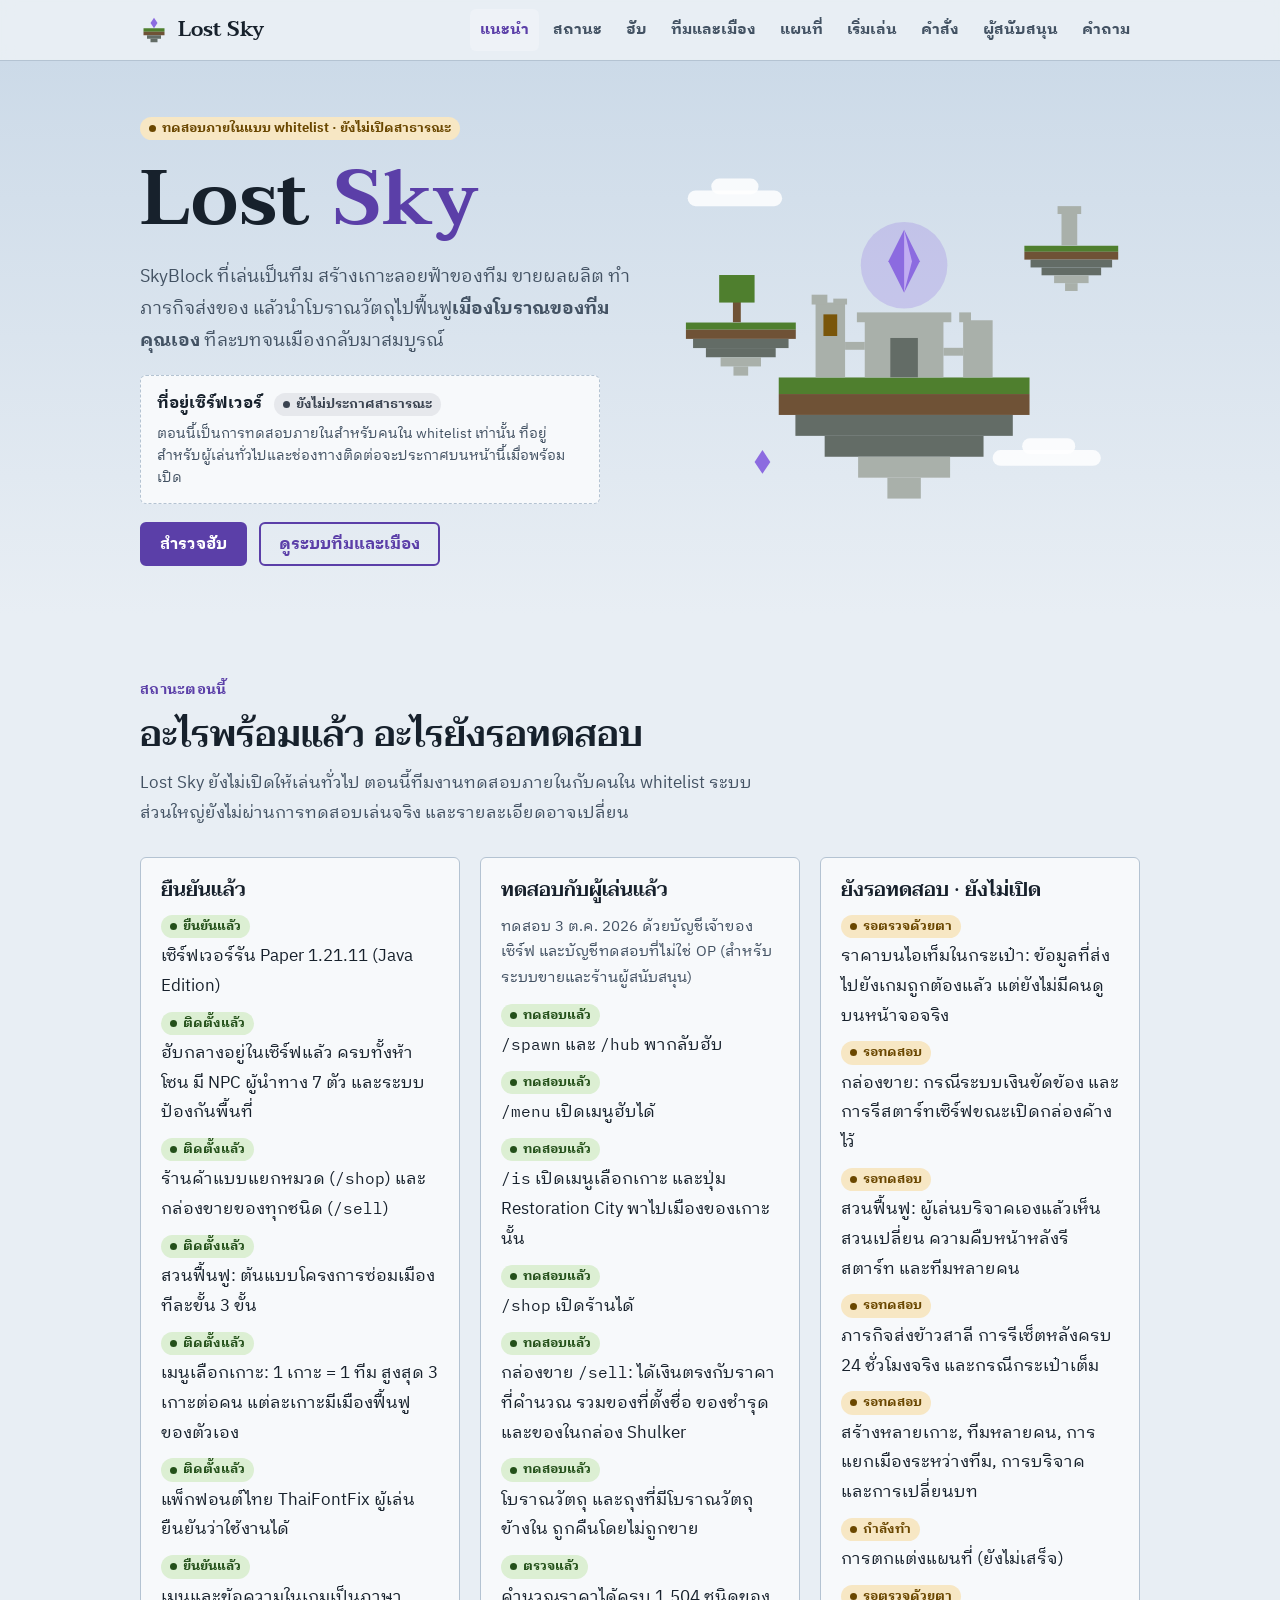
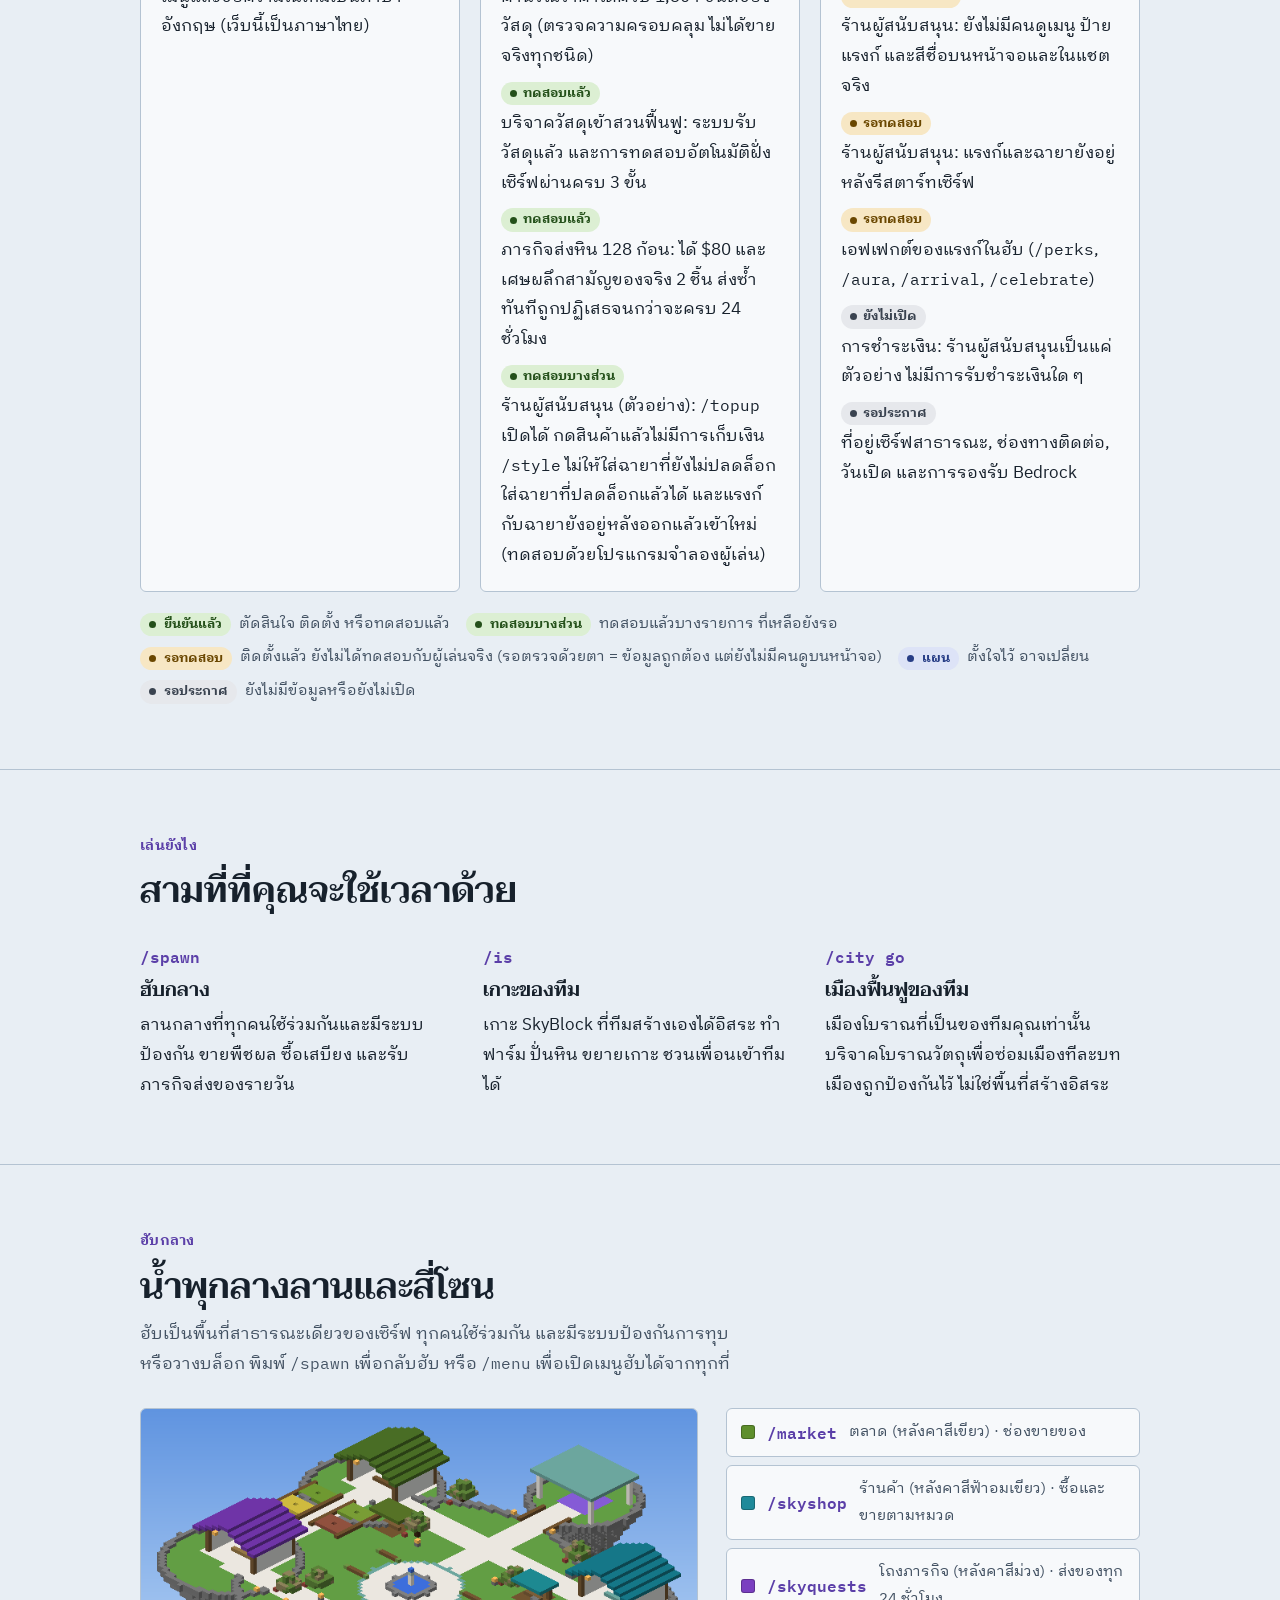
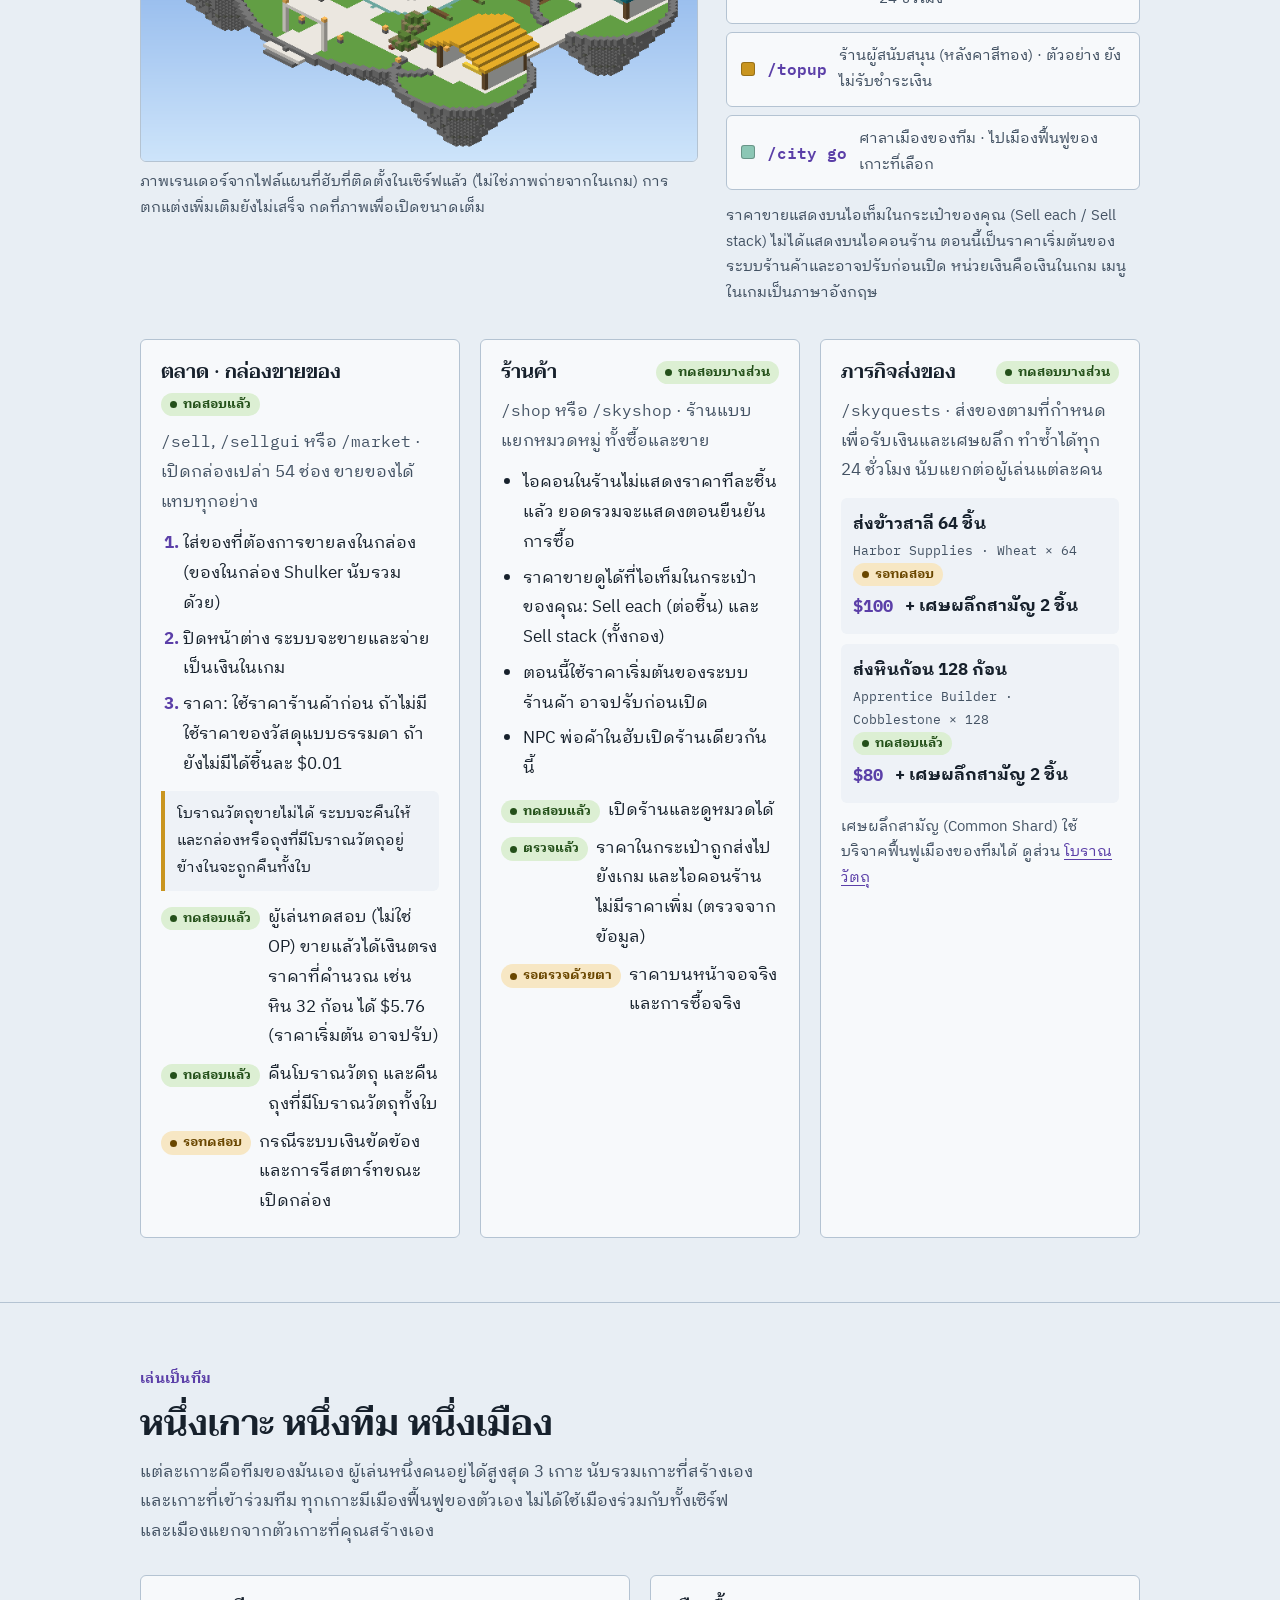
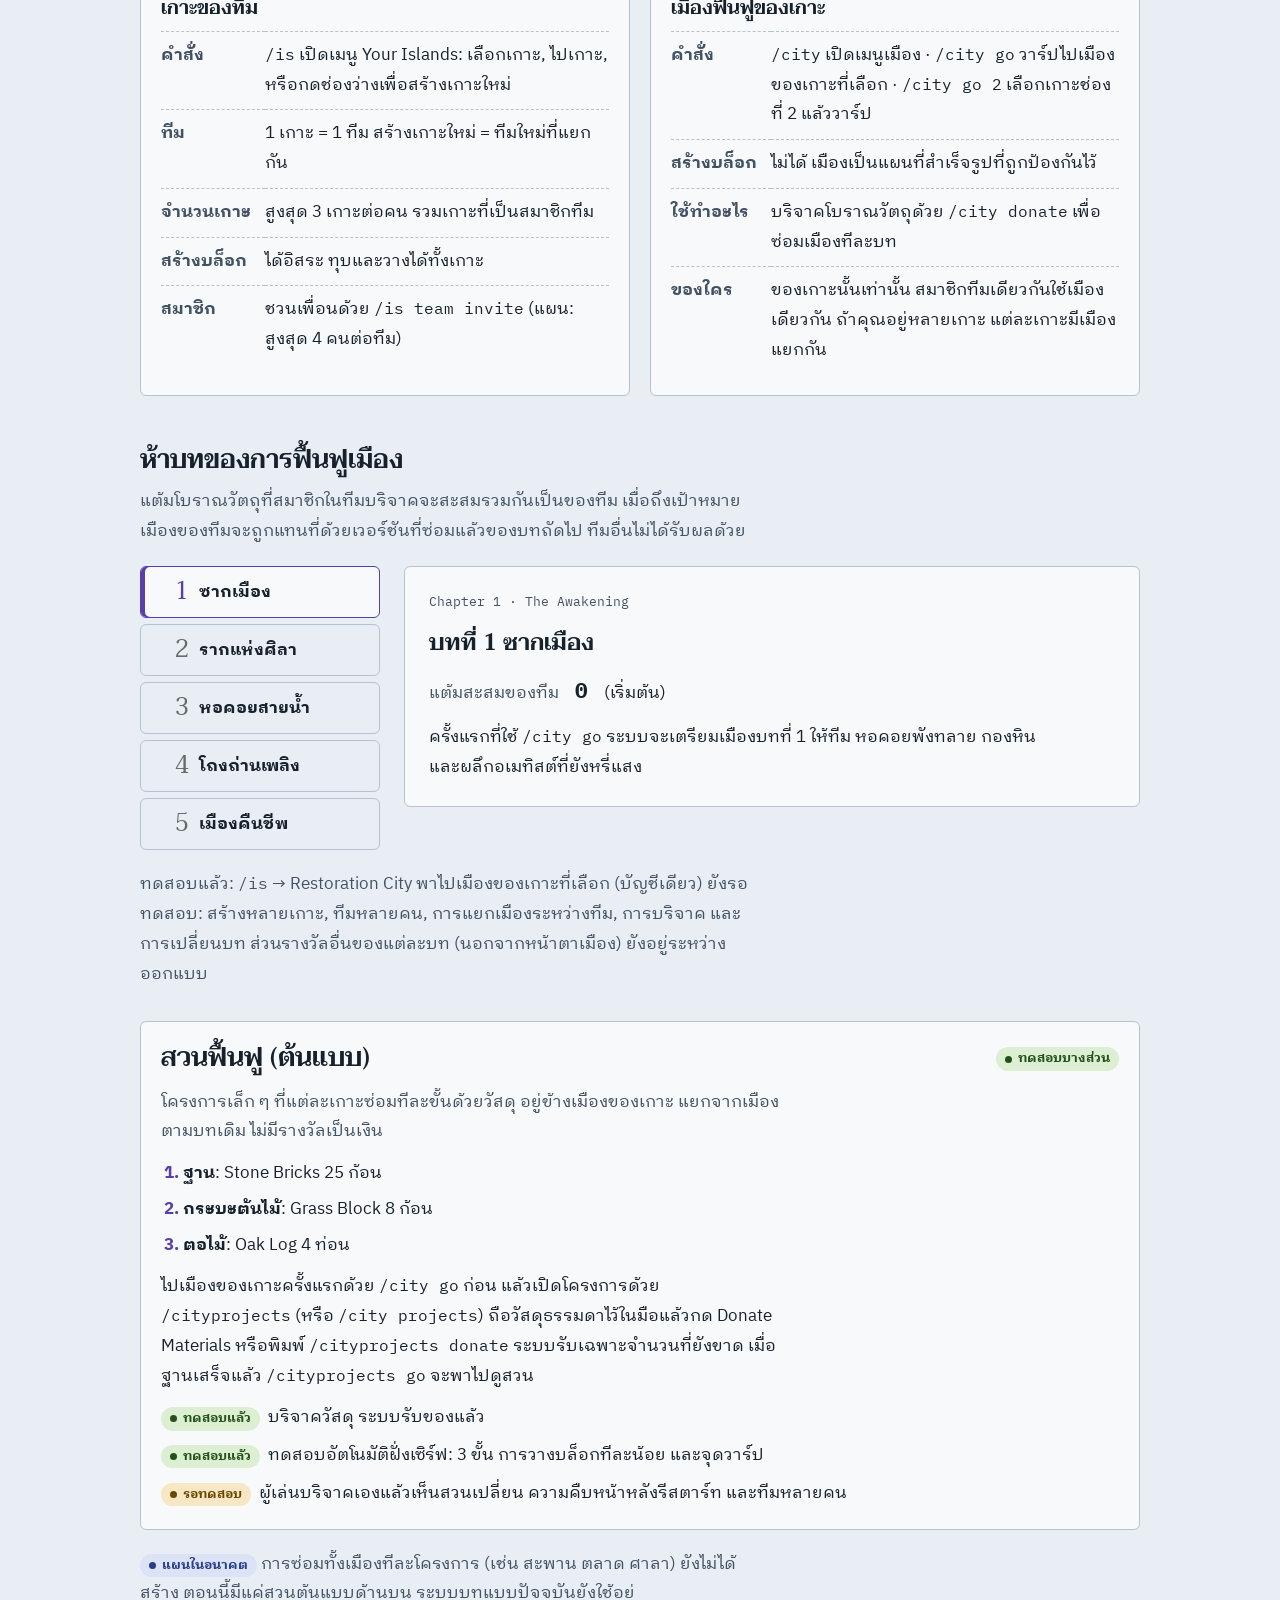
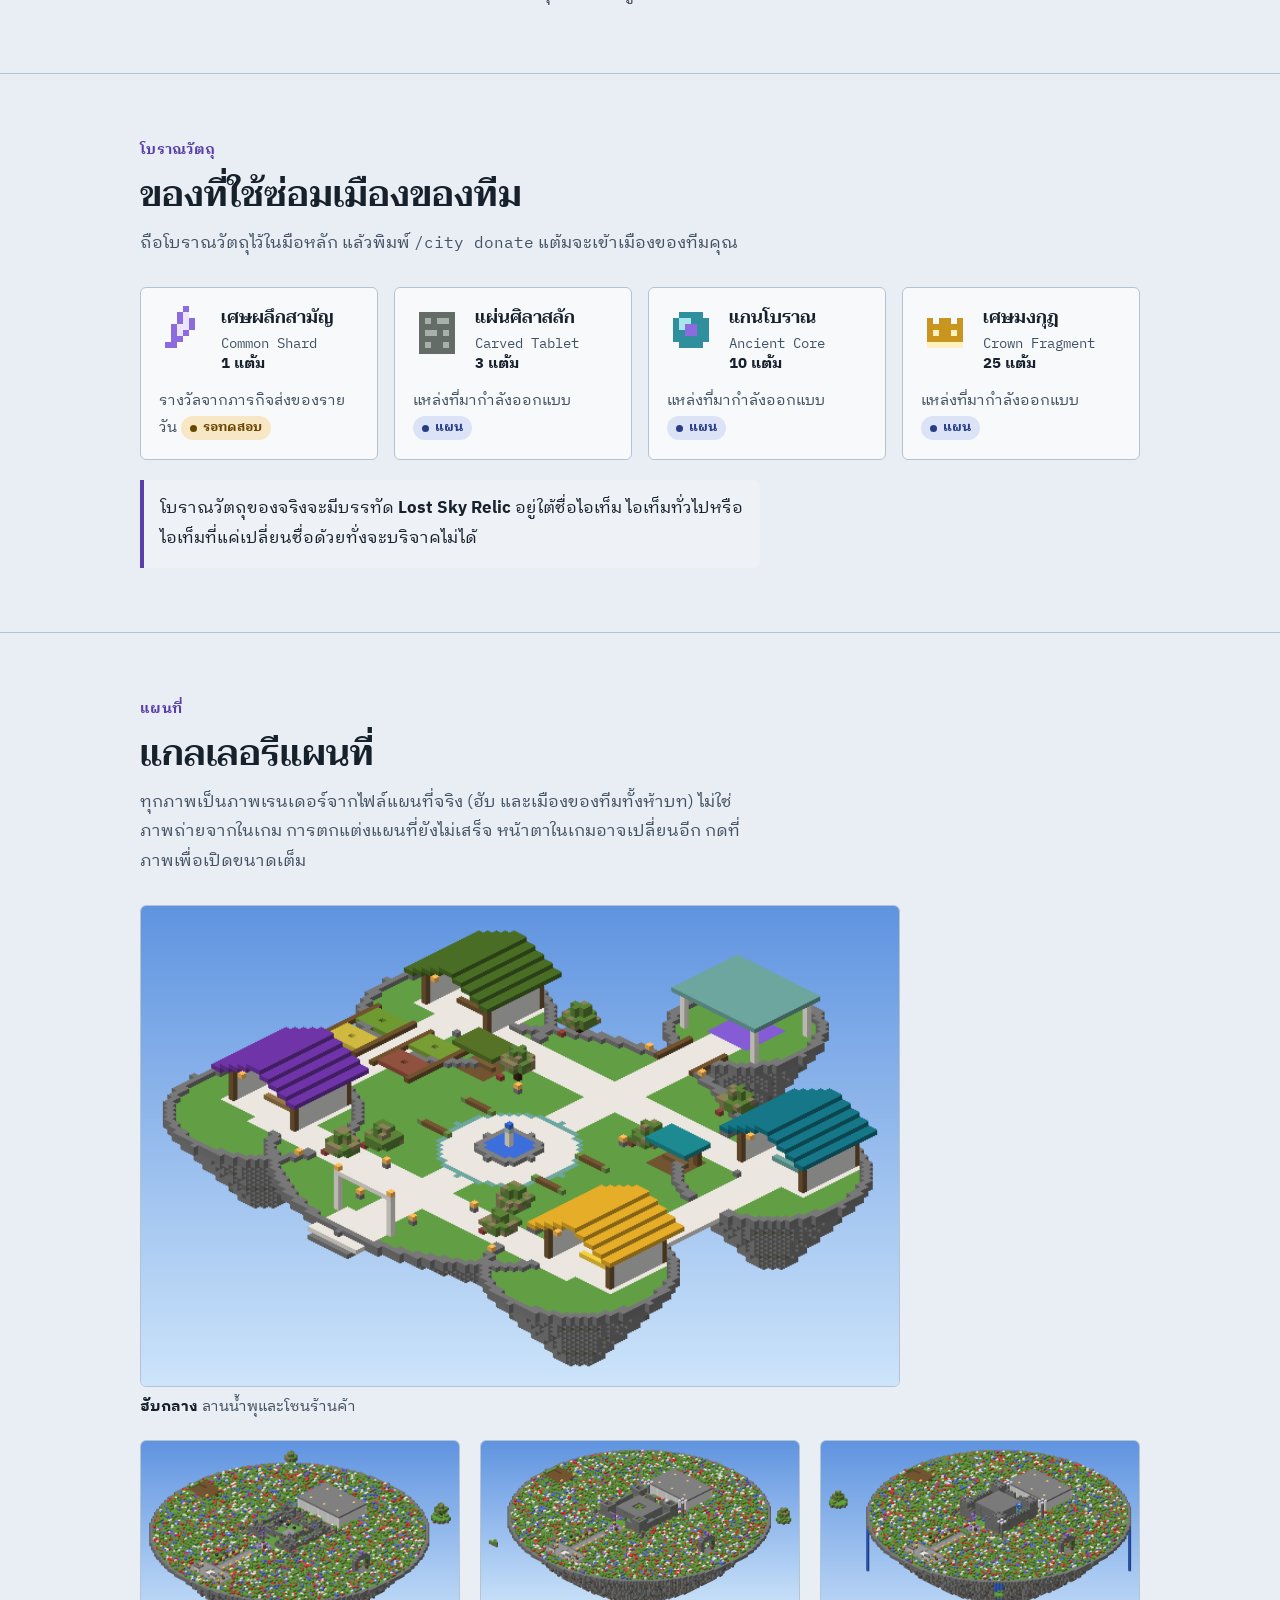
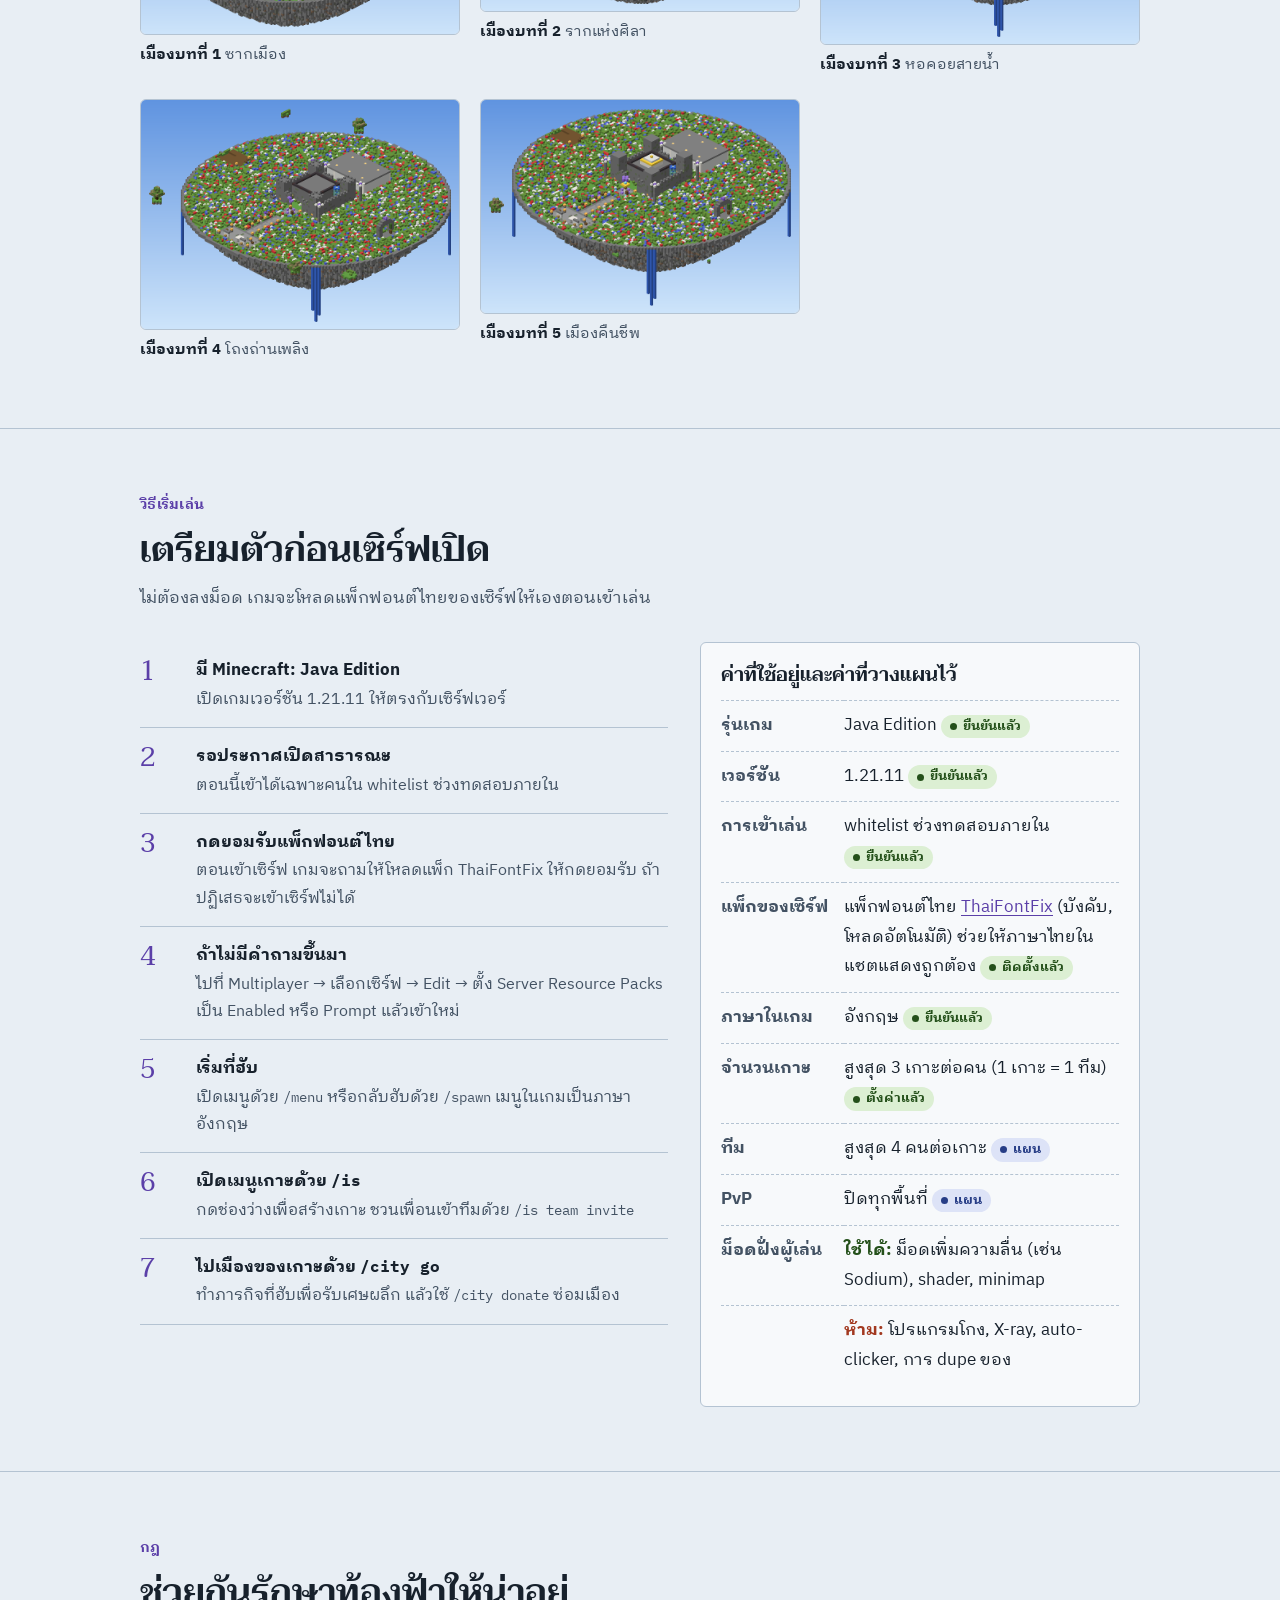
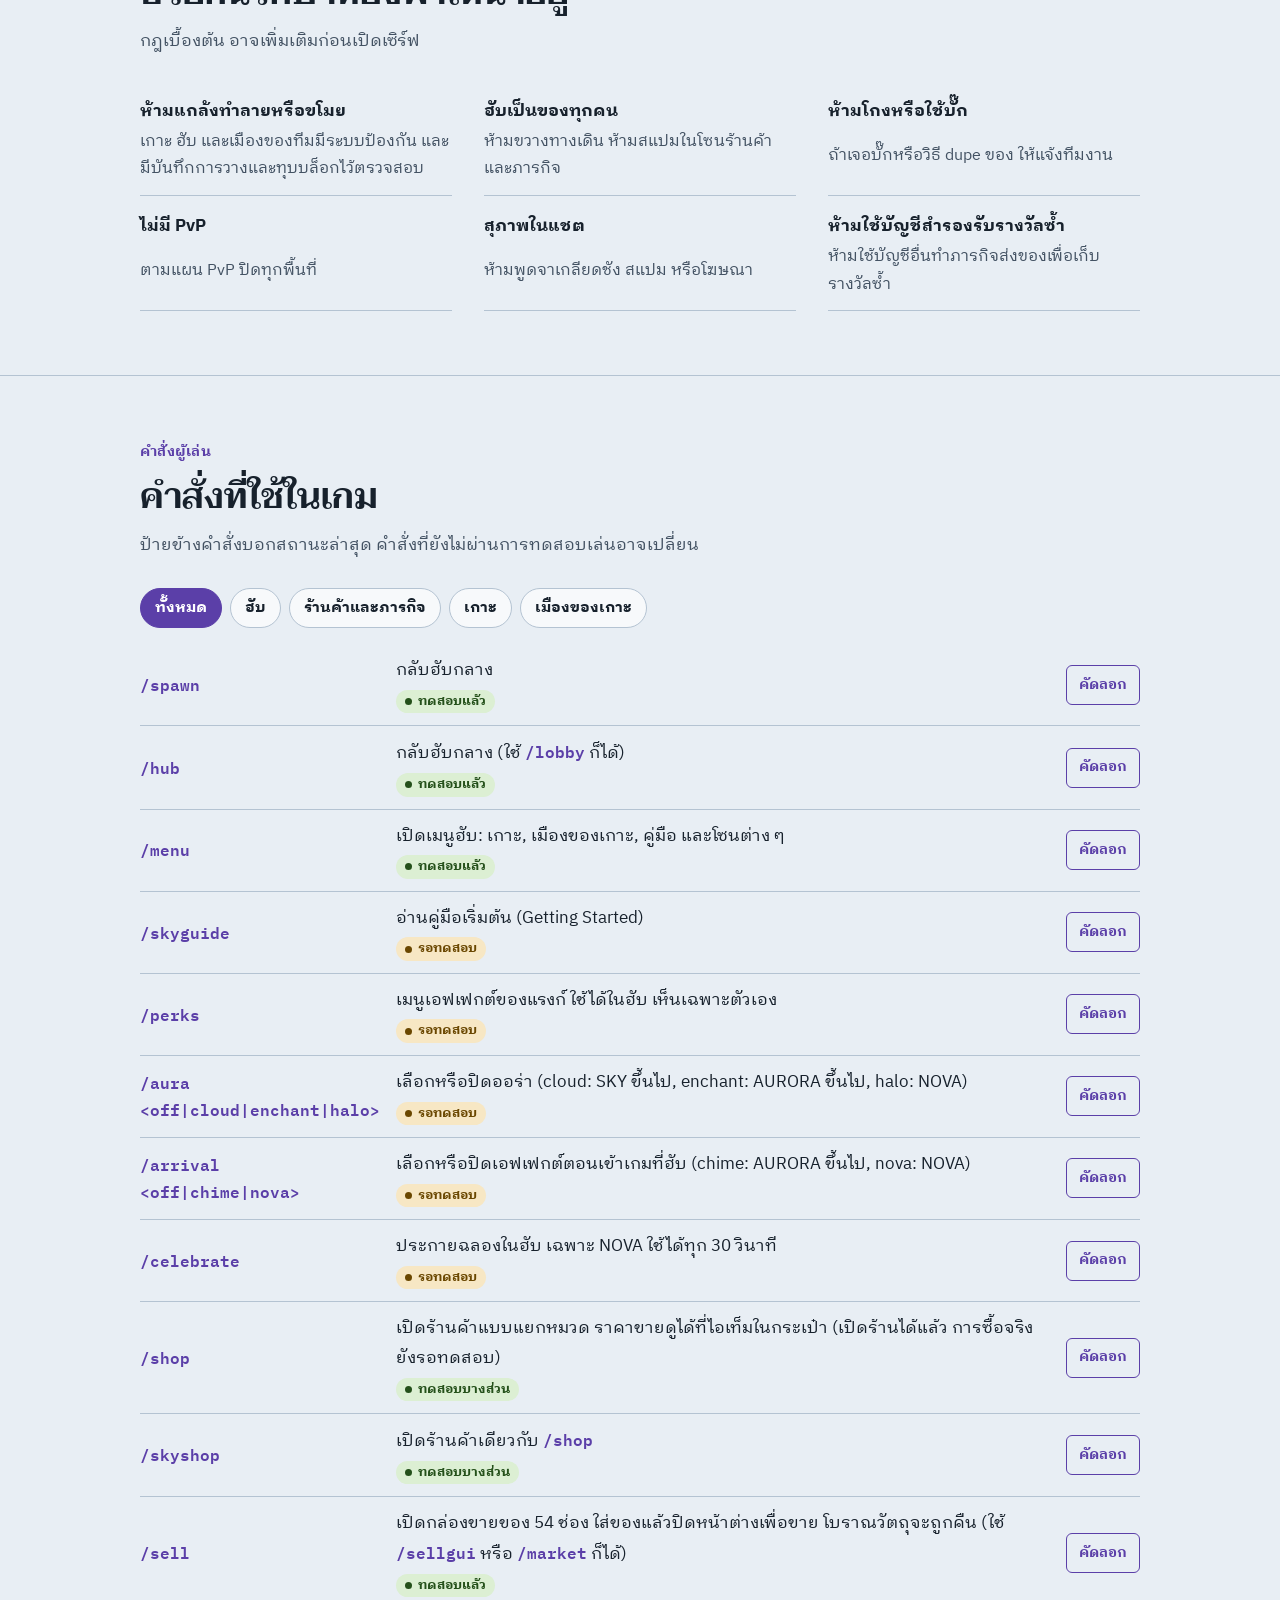
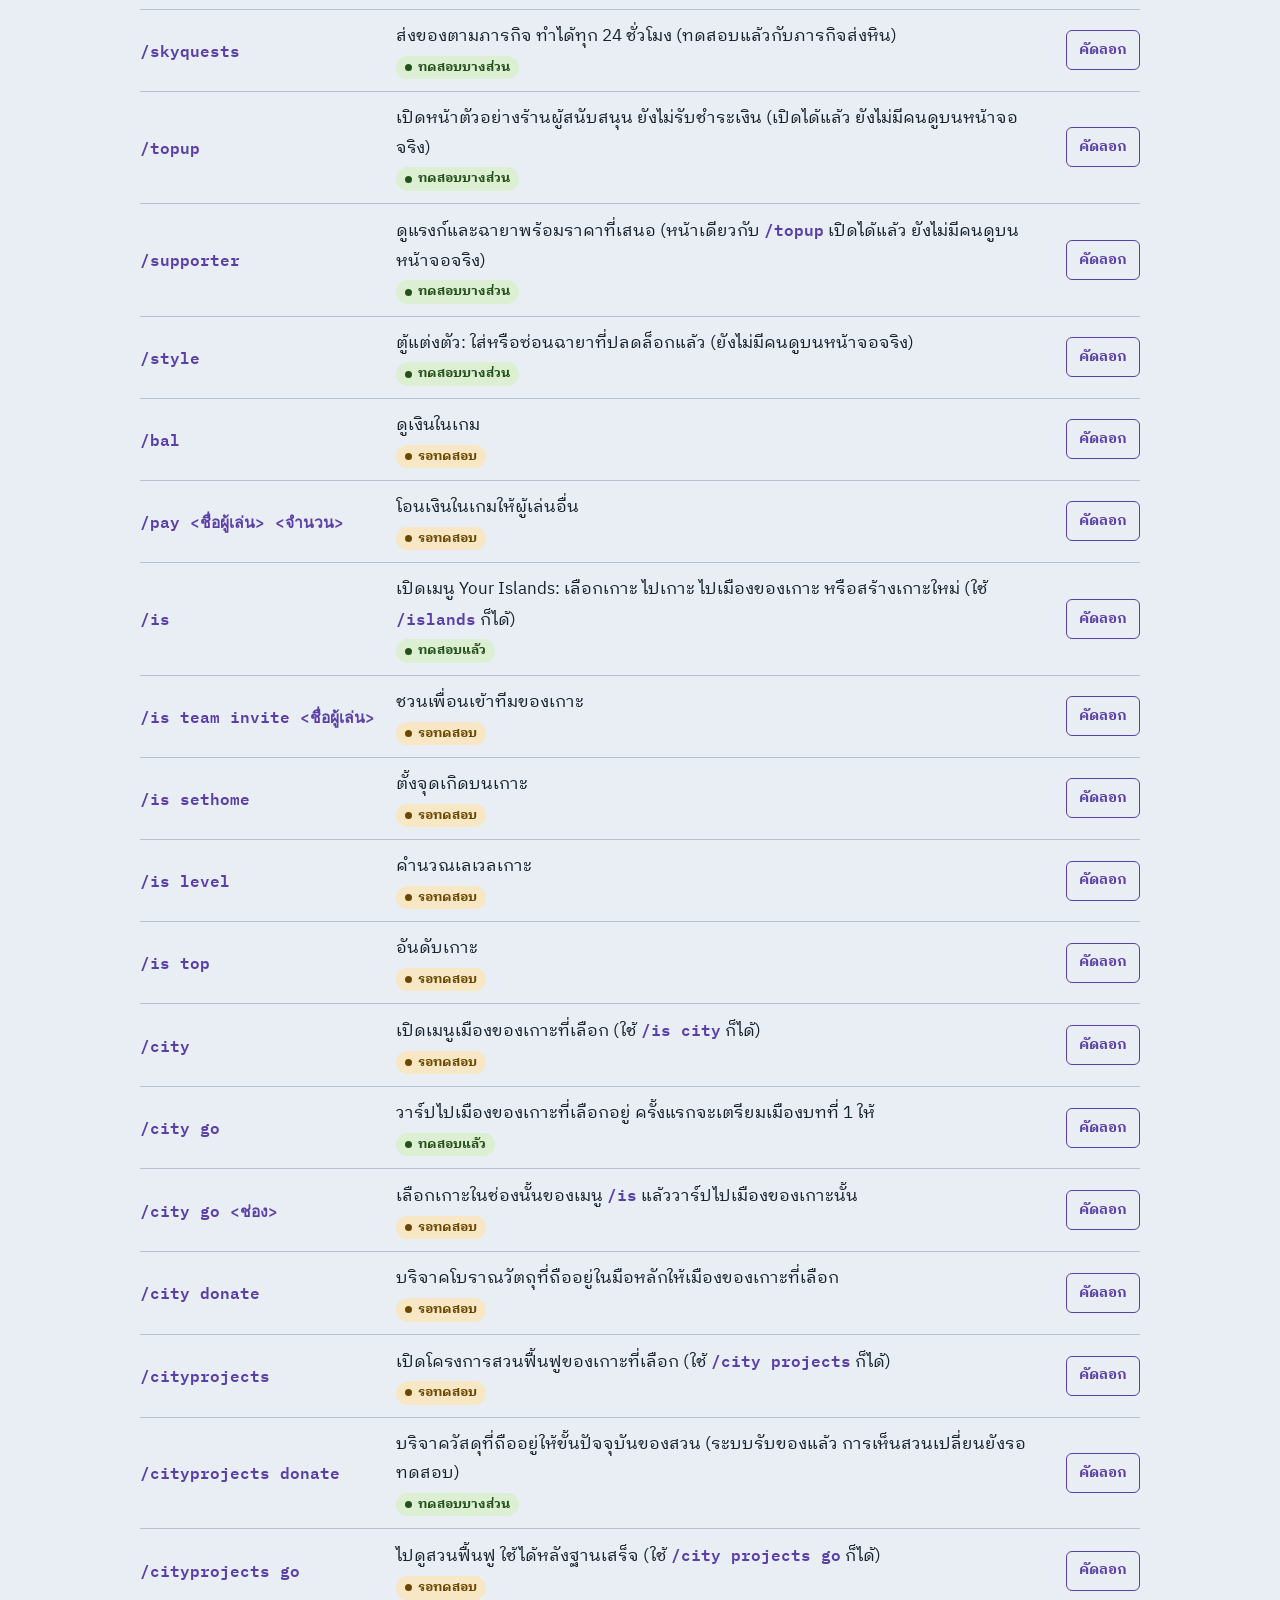
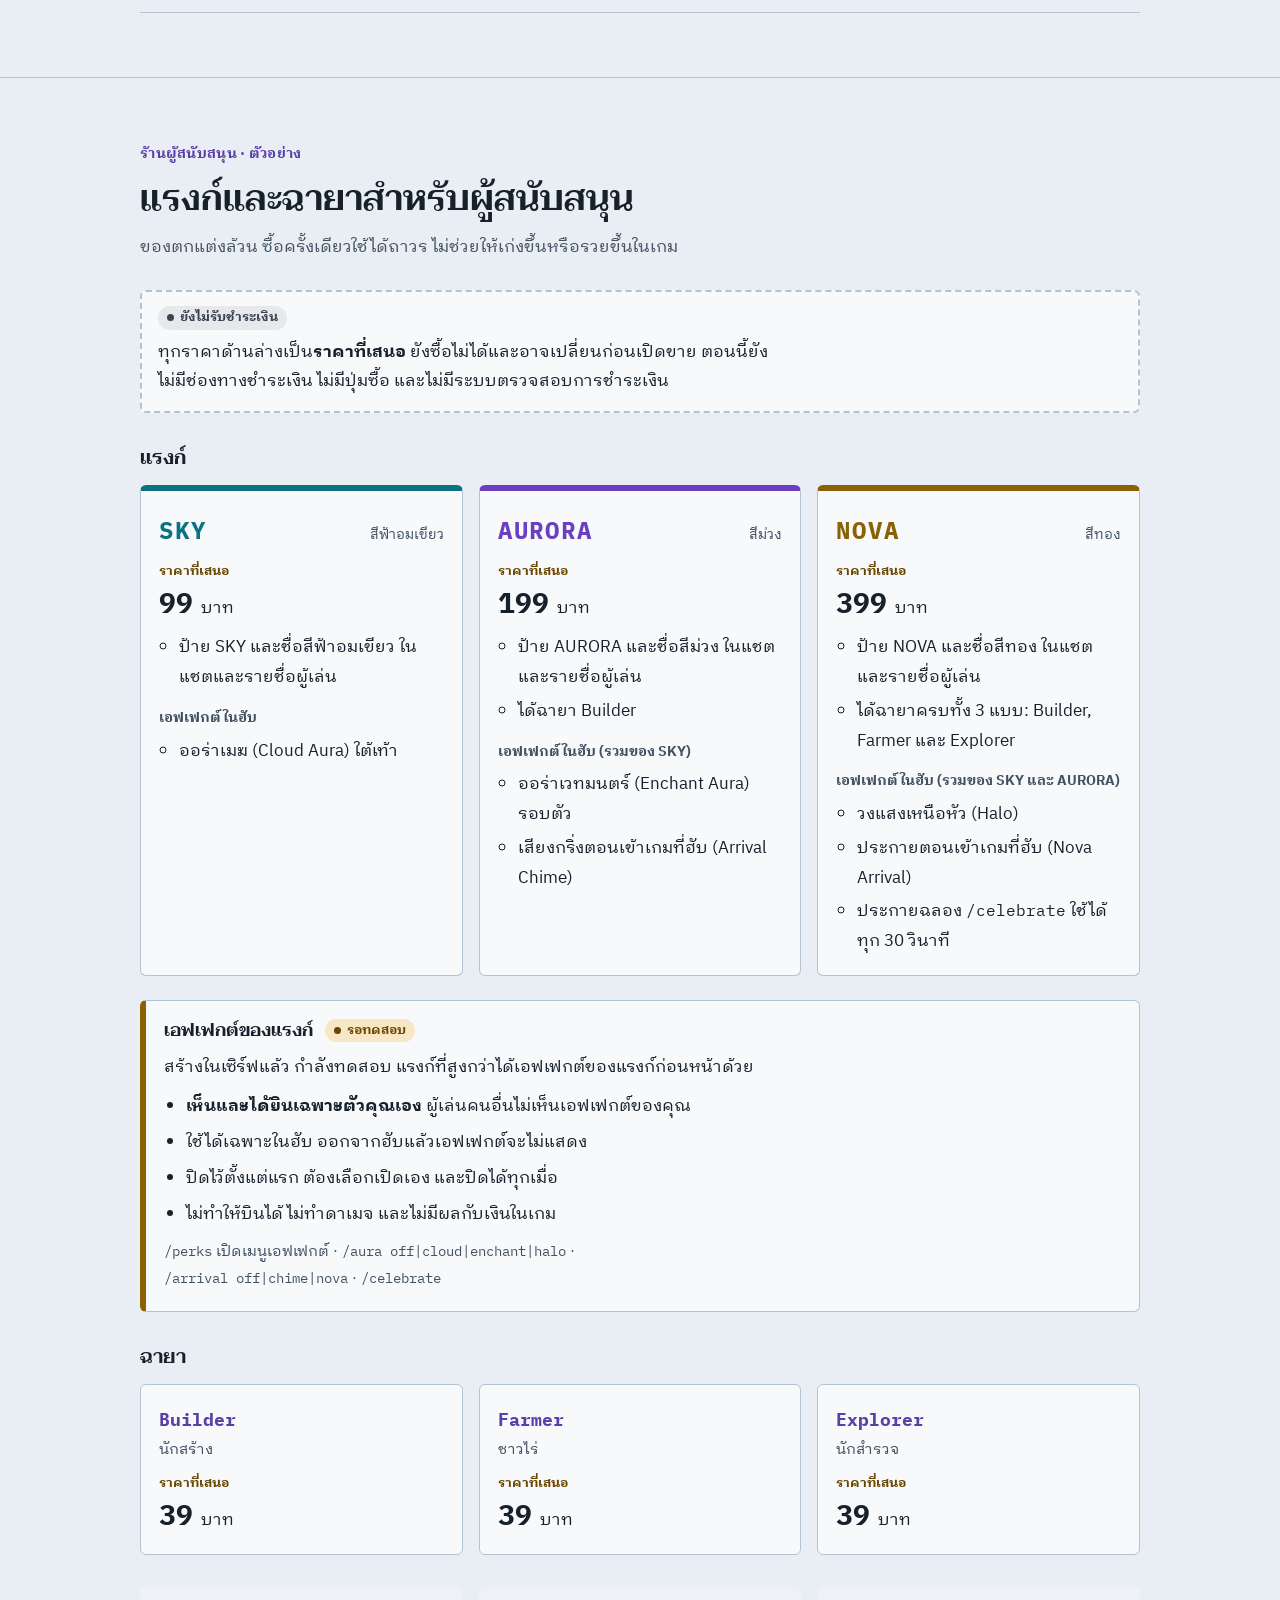
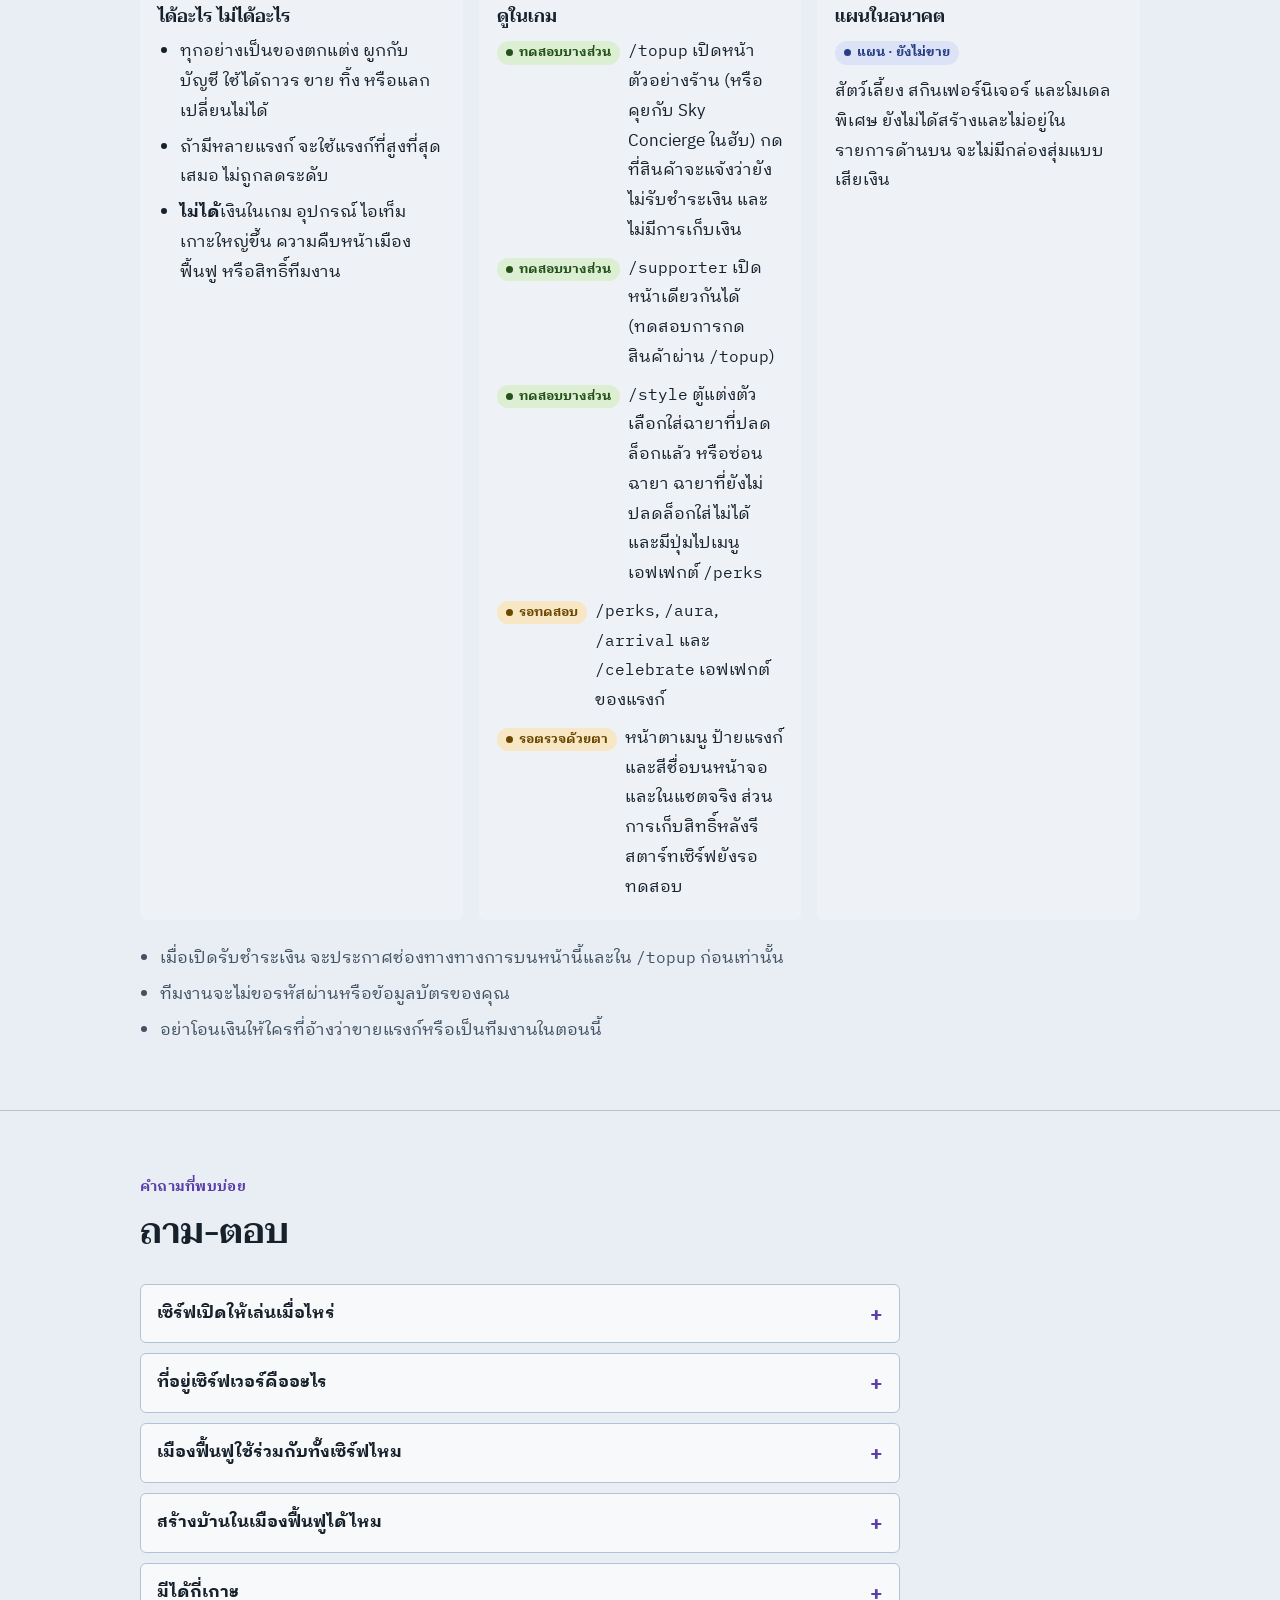
<file: website/index.html>
<!doctype html>
<html lang="th">
<head>
<meta charset="utf-8">
<meta name="viewport" content="width=device-width, initial-scale=1, viewport-fit=cover">
<title>Lost Sky</title>
<meta name="description" content="Lost Sky เซิร์ฟเวอร์ Minecraft แนว SkyBlock เล่นเป็นทีม สร้างเกาะของทีม และฟื้นฟูเมืองโบราณของทีมตัวเองด้วยโบราณวัตถุ ตอนนี้ทดสอบภายในแบบ whitelist ยังไม่เปิดสาธารณะ">
<meta name="theme-color" content="#CCDAE8" media="(prefers-color-scheme: light)">
<meta name="theme-color" content="#172039" media="(prefers-color-scheme: dark)">
<link rel="icon" href="assets/favicon.svg" type="image/svg+xml">
<link rel="preconnect" href="https://fonts.googleapis.com">
<link rel="preconnect" href="https://fonts.gstatic.com" crossorigin>
<link rel="stylesheet" href="https://fonts.googleapis.com/css2?family=Taviraj:wght@600&family=IBM+Plex+Sans+Thai+Looped:wght@400;700&family=IBM+Plex+Mono:wght@400;600&display=swap">
<link rel="stylesheet" href="assets/site.css">
<script>document.documentElement.classList.add('js');</script>
<script src="assets/site.js" defer></script>
</head>
<body>
<a class="skip" href="#main">ข้ามไปยังเนื้อหา</a>

<header class="site-header">
  <nav class="wrap nav" aria-label="เมนูหลัก">
    <a class="brand" href="#intro">
      <svg viewBox="0 0 16 16" aria-hidden="true"><rect x="2" y="7" width="12" height="2" style="fill:var(--grass)"/><rect x="2" y="9" width="12" height="2" style="fill:var(--dirt)"/><rect x="4" y="11" width="8" height="2" style="fill:var(--stone)"/><rect x="6" y="13" width="4" height="2" style="fill:var(--stone)"/><polygon points="8,1 10,4 8,7 6,4" style="fill:var(--crystal)"/></svg>
      Lost Sky
    </a>
    <button class="nav-toggle" type="button" aria-expanded="false" aria-controls="nav-links">
      <span aria-hidden="true">☰</span> เมนู
    </button>
    <ul class="nav-links" id="nav-links">
      <li><a href="#intro">แนะนำ</a></li>
      <li><a href="#status">สถานะ</a></li>
      <li><a href="#hub">ฮับ</a></li>
      <li><a href="#team">ทีมและเมือง</a></li>
      <li><a href="#gallery">แผนที่</a></li>
      <li><a href="#start">เริ่มเล่น</a></li>
      <li><a href="#commands">คำสั่ง</a></li>
      <li><a href="#topup">ผู้สนับสนุน</a></li>
      <li><a href="#faq">คำถาม</a></li>
    </ul>
  </nav>
</header>

<main id="main">

  <!-- ============ แนะนำ ============ -->
  <div class="hero" id="intro">
    <div class="wrap hero-grid">
      <div class="hero-copy">
        <span class="badge b-draft">ทดสอบภายในแบบ whitelist · ยังไม่เปิดสาธารณะ</span>
        <h1>Lost <span>Sky</span></h1>
        <p class="lede">SkyBlock ที่เล่นเป็นทีม สร้างเกาะลอยฟ้าของทีม ขายผลผลิต ทำภารกิจส่งของ แล้วนำโบราณวัตถุไปฟื้นฟู<strong>เมืองโบราณของทีมคุณเอง</strong> ทีละบทจนเมืองกลับมาสมบูรณ์</p>
        <div class="address" role="group" aria-labelledby="addr-label">
          <div class="address-row">
            <strong id="addr-label">ที่อยู่เซิร์ฟเวอร์</strong>
            <span class="badge b-wait">ยังไม่ประกาศสาธารณะ</span>
          </div>
          <small>ตอนนี้เป็นการทดสอบภายในสำหรับคนใน whitelist เท่านั้น ที่อยู่สำหรับผู้เล่นทั่วไปและช่องทางติดต่อจะประกาศบนหน้านี้เมื่อพร้อมเปิด</small>
        </div>
        <div class="hero-actions">
          <a class="btn btn-primary" href="#hub">สำรวจฮับ</a>
          <a class="btn btn-ghost" href="#team">ดูระบบทีมและเมือง</a>
        </div>
      </div>

      <div class="hero-art">
        <svg class="sky-art" viewBox="0 0 480 380" role="img" aria-labelledby="art-title">
          <title id="art-title">ภาพวาดเกาะลอยฟ้า มีซากเมืองโบราณและผลึกสีม่วงเรืองแสงอยู่บนเกาะใหญ่ตรงกลาง</title>
          <defs>
            <symbol id="isle" viewBox="0 0 120 64">
              <rect x="0" y="0" width="120" height="8" style="fill:var(--grass)"/>
              <rect x="0" y="8" width="120" height="10" style="fill:var(--dirt)"/>
              <rect x="8" y="18" width="104" height="10" style="fill:var(--stone)"/>
              <rect x="22" y="28" width="76" height="10" style="fill:var(--stone)"/>
              <rect x="38" y="38" width="44" height="10" style="fill:var(--stone-lt)"/>
              <rect x="52" y="48" width="16" height="10" style="fill:var(--stone-lt)"/>
            </symbol>
          </defs>
          <g class="drift"><rect class="cloud" x="20" y="36" width="96" height="16" rx="8"/><rect class="cloud" x="44" y="24" width="48" height="16" rx="8"/></g>
          <g class="drift d2"><rect class="cloud" x="330" y="300" width="110" height="16" rx="8"/><rect class="cloud" x="360" y="288" width="54" height="16" rx="8"/></g>
          <g class="float d1">
            <use href="#isle" x="18" y="170" width="112" height="60"/>
            <rect x="66" y="146" width="8" height="24" style="fill:var(--dirt)"/>
            <rect x="52" y="122" width="36" height="28" style="fill:var(--grass)"/>
          </g>
          <g class="float d2">
            <use href="#isle" x="362" y="92" width="96" height="51"/>
            <rect x="400" y="58" width="16" height="34" class="ruin"/>
            <rect x="396" y="52" width="24" height="8" class="ruin"/>
          </g>
          <g class="float">
            <circle class="glow pulse" cx="240" cy="112" r="44"/>
            <use href="#isle" x="112" y="226" width="256" height="136"/>
            <rect x="150" y="150" width="30" height="76" class="ruin"/>
            <rect x="146" y="142" width="16" height="10" class="ruin"/>
            <rect x="168" y="146" width="14" height="6" class="ruin"/>
            <rect x="300" y="168" width="30" height="58" class="ruin"/>
            <rect x="296" y="160" width="12" height="10" class="ruin"/>
            <rect x="200" y="168" width="80" height="58" class="ruin"/>
            <rect x="192" y="160" width="96" height="10" class="ruin"/>
            <rect x="226" y="186" width="28" height="40" class="stone"/>
            <rect x="180" y="190" width="20" height="8" class="ruin"/>
            <rect x="280" y="196" width="20" height="8" class="ruin"/>
            <rect x="158" y="162" width="14" height="22" class="banner"/>
            <polygon class="crystal" points="240,76 256,108 240,140 224,108"/>
            <polygon points="240,76 248,108 240,140" style="fill:#EDE4FF;opacity:.55"/>
          </g>
          <g class="float d1"><polygon class="crystal" points="96,300 104,312 96,324 88,312"/></g>
        </svg>
      </div>
    </div>
  </div>

  <!-- ============ สถานะ ============ -->
  <section id="status" aria-labelledby="status-h">
    <div class="wrap">
      <div class="sec-head">
        <span class="eyebrow">สถานะตอนนี้</span>
        <h2 id="status-h">อะไรพร้อมแล้ว อะไรยังรอทดสอบ</h2>
        <p class="muted">Lost Sky ยังไม่เปิดให้เล่นทั่วไป ตอนนี้ทีมงานทดสอบภายในกับคนใน whitelist ระบบส่วนใหญ่ยังไม่ผ่านการทดสอบเล่นจริง และรายละเอียดอาจเปลี่ยน</p>
      </div>
      <div class="status-grid">
        <div class="status-card">
          <h3>ยืนยันแล้ว</h3>
          <ul>
            <li><span class="badge b-ok">ยืนยันแล้ว</span> เซิร์ฟเวอร์รัน Paper 1.21.11 (Java Edition)</li>
            <li><span class="badge b-ok">ติดตั้งแล้ว</span> ฮับกลางอยู่ในเซิร์ฟแล้ว ครบทั้งห้าโซน มี NPC ผู้นำทาง 7 ตัว และระบบป้องกันพื้นที่</li>
            <li><span class="badge b-ok">ติดตั้งแล้ว</span> ร้านค้าแบบแยกหมวด (<code>/shop</code>) และกล่องขายของทุกชนิด (<code>/sell</code>)</li>
            <li><span class="badge b-ok">ติดตั้งแล้ว</span> สวนฟื้นฟู: ต้นแบบโครงการซ่อมเมืองทีละขั้น 3 ขั้น</li>
            <li><span class="badge b-ok">ติดตั้งแล้ว</span> เมนูเลือกเกาะ: 1 เกาะ = 1 ทีม สูงสุด 3 เกาะต่อคน แต่ละเกาะมีเมืองฟื้นฟูของตัวเอง</li>
            <li><span class="badge b-ok">ติดตั้งแล้ว</span> แพ็กฟอนต์ไทย ThaiFontFix ผู้เล่นยืนยันว่าใช้งานได้</li>
            <li><span class="badge b-ok">ยืนยันแล้ว</span> เมนูและข้อความในเกมเป็นภาษาอังกฤษ (เว็บนี้เป็นภาษาไทย)</li>
          </ul>
        </div>
        <div class="status-card">
          <h3>ทดสอบกับผู้เล่นแล้ว</h3>
          <p class="muted small">ทดสอบ 3 ต.ค. 2026 ด้วยบัญชีเจ้าของเซิร์ฟ และบัญชีทดสอบที่ไม่ใช่ OP (สำหรับระบบขายและร้านผู้สนับสนุน)</p>
          <ul>
            <li><span class="badge b-ok">ทดสอบแล้ว</span> <code>/spawn</code> และ <code>/hub</code> พากลับฮับ</li>
            <li><span class="badge b-ok">ทดสอบแล้ว</span> <code>/menu</code> เปิดเมนูฮับได้</li>
            <li><span class="badge b-ok">ทดสอบแล้ว</span> <code>/is</code> เปิดเมนูเลือกเกาะ และปุ่ม Restoration City พาไปเมืองของเกาะนั้น</li>
            <li><span class="badge b-ok">ทดสอบแล้ว</span> <code>/shop</code> เปิดร้านได้</li>
            <li><span class="badge b-ok">ทดสอบแล้ว</span> กล่องขาย <code>/sell</code>: ได้เงินตรงกับราคาที่คำนวณ รวมของที่ตั้งชื่อ ของชำรุด และของในกล่อง Shulker</li>
            <li><span class="badge b-ok">ทดสอบแล้ว</span> โบราณวัตถุ และถุงที่มีโบราณวัตถุข้างใน ถูกคืนโดยไม่ถูกขาย</li>
            <li><span class="badge b-ok">ตรวจแล้ว</span> คำนวณราคาได้ครบ 1,504 ชนิดของวัสดุ (ตรวจความครอบคลุม ไม่ได้ขายจริงทุกชนิด)</li>
            <li><span class="badge b-ok">ทดสอบแล้ว</span> บริจาควัสดุเข้าสวนฟื้นฟู: ระบบรับวัสดุแล้ว และการทดสอบอัตโนมัติฝั่งเซิร์ฟผ่านครบ 3 ขั้น</li>
            <li><span class="badge b-ok">ทดสอบแล้ว</span> ภารกิจส่งหิน 128 ก้อน: ได้ $80 และเศษผลึกสามัญของจริง 2 ชิ้น ส่งซ้ำทันทีถูกปฏิเสธจนกว่าจะครบ 24 ชั่วโมง</li>
            <li><span class="badge b-ok">ทดสอบบางส่วน</span> ร้านผู้สนับสนุน (ตัวอย่าง): <code>/topup</code> เปิดได้ กดสินค้าแล้วไม่มีการเก็บเงิน <code>/style</code> ไม่ให้ใส่ฉายาที่ยังไม่ปลดล็อก ใส่ฉายาที่ปลดล็อกแล้วได้ และแรงก์กับฉายายังอยู่หลังออกแล้วเข้าใหม่ (ทดสอบด้วยโปรแกรมจำลองผู้เล่น)</li>
          </ul>
        </div>
        <div class="status-card">
          <h3>ยังรอทดสอบ · ยังไม่เปิด</h3>
          <ul>
            <li><span class="badge b-draft">รอตรวจด้วยตา</span> ราคาบนไอเท็มในกระเป๋า: ข้อมูลที่ส่งไปยังเกมถูกต้องแล้ว แต่ยังไม่มีคนดูบนหน้าจอจริง</li>
            <li><span class="badge b-draft">รอทดสอบ</span> กล่องขาย: กรณีระบบเงินขัดข้อง และการรีสตาร์ทเซิร์ฟขณะเปิดกล่องค้างไว้</li>
            <li><span class="badge b-draft">รอทดสอบ</span> สวนฟื้นฟู: ผู้เล่นบริจาคเองแล้วเห็นสวนเปลี่ยน ความคืบหน้าหลังรีสตาร์ท และทีมหลายคน</li>
            <li><span class="badge b-draft">รอทดสอบ</span> ภารกิจส่งข้าวสาลี การรีเซ็ตหลังครบ 24 ชั่วโมงจริง และกรณีกระเป๋าเต็ม</li>
            <li><span class="badge b-draft">รอทดสอบ</span> สร้างหลายเกาะ, ทีมหลายคน, การแยกเมืองระหว่างทีม, การบริจาค และการเปลี่ยนบท</li>
            <li><span class="badge b-draft">กำลังทำ</span> การตกแต่งแผนที่ (ยังไม่เสร็จ)</li>
            <li><span class="badge b-draft">รอตรวจด้วยตา</span> ร้านผู้สนับสนุน: ยังไม่มีคนดูเมนู ป้ายแรงก์ และสีชื่อบนหน้าจอและในแชตจริง</li>
            <li><span class="badge b-draft">รอทดสอบ</span> ร้านผู้สนับสนุน: แรงก์และฉายายังอยู่หลังรีสตาร์ทเซิร์ฟ</li>
            <li><span class="badge b-draft">รอทดสอบ</span> เอฟเฟกต์ของแรงก์ในฮับ (<code>/perks</code>, <code>/aura</code>, <code>/arrival</code>, <code>/celebrate</code>)</li>
            <li><span class="badge b-wait">ยังไม่เปิด</span> การชำระเงิน: ร้านผู้สนับสนุนเป็นแค่ตัวอย่าง ไม่มีการรับชำระเงินใด ๆ</li>
            <li><span class="badge b-wait">รอประกาศ</span> ที่อยู่เซิร์ฟสาธารณะ, ช่องทางติดต่อ, วันเปิด และการรองรับ Bedrock</li>
          </ul>
        </div>
      </div>
      <div class="legend" aria-label="ความหมายของป้ายสถานะ">
        <span><span class="badge b-ok">ยืนยันแล้ว</span> ตัดสินใจ ติดตั้ง หรือทดสอบแล้ว</span>
        <span><span class="badge b-ok">ทดสอบบางส่วน</span> ทดสอบแล้วบางรายการ ที่เหลือยังรอ</span>
        <span><span class="badge b-draft">รอทดสอบ</span> ติดตั้งแล้ว ยังไม่ได้ทดสอบกับผู้เล่นจริง (รอตรวจด้วยตา = ข้อมูลถูกต้อง แต่ยังไม่มีคนดูบนหน้าจอ)</span>
        <span><span class="badge b-plan">แผน</span> ตั้งใจไว้ อาจเปลี่ยน</span>
        <span><span class="badge b-wait">รอประกาศ</span> ยังไม่มีข้อมูลหรือยังไม่เปิด</span>
      </div>
    </div>
  </section>

  <!-- ============ เล่นยังไง ============ -->
  <section id="how" aria-labelledby="how-h">
    <div class="wrap">
      <div class="sec-head">
        <span class="eyebrow">เล่นยังไง</span>
        <h2 id="how-h">สามที่ที่คุณจะใช้เวลาด้วย</h2>
      </div>
      <div class="loop">
        <div class="loop-item">
          <code>/spawn</code>
          <h3>ฮับกลาง</h3>
          <p>ลานกลางที่ทุกคนใช้ร่วมกันและมีระบบป้องกัน ขายพืชผล ซื้อเสบียง และรับภารกิจส่งของรายวัน</p>
        </div>
        <div class="loop-item">
          <code>/is</code>
          <h3>เกาะของทีม</h3>
          <p>เกาะ SkyBlock ที่ทีมสร้างเองได้อิสระ ทำฟาร์ม ปั่นหิน ขยายเกาะ ชวนเพื่อนเข้าทีมได้</p>
        </div>
        <div class="loop-item">
          <code>/city go</code>
          <h3>เมืองฟื้นฟูของทีม</h3>
          <p>เมืองโบราณที่เป็นของทีมคุณเท่านั้น บริจาคโบราณวัตถุเพื่อซ่อมเมืองทีละบท เมืองถูกป้องกันไว้ ไม่ใช่พื้นที่สร้างอิสระ</p>
        </div>
      </div>
    </div>
  </section>

  <!-- ============ ฮับ ============ -->
  <section id="hub" aria-labelledby="hub-h">
    <div class="wrap">
      <div class="sec-head">
        <span class="eyebrow">ฮับกลาง</span>
        <h2 id="hub-h">น้ำพุกลางลานและสี่โซน</h2>
        <p class="muted">ฮับเป็นพื้นที่สาธารณะเดียวของเซิร์ฟ ทุกคนใช้ร่วมกัน และมีระบบป้องกันการทุบหรือวางบล็อก พิมพ์ <code>/spawn</code> เพื่อกลับฮับ หรือ <code>/menu</code> เพื่อเปิดเมนูฮับได้จากทุกที่</p>
      </div>

      <div class="hub-layout">
        <figure class="hub-map">
          <a href="assets/spawn-market.png"><img src="assets/spawn-market.png" width="692" height="438" alt="ภาพเรนเดอร์ฮับกลาง: เกาะลอยฟ้าที่มีน้ำพุสีฟ้าอยู่กลางลานหินสีขาว ทางเดินแยกออกสี่ทิศ รอบลานมีศาลาหลังคาสีต่าง ๆ คือ หลังคาสีเขียวของตลาดพืชผล หลังคาสีฟ้าอมเขียวของร้านเสบียง หลังคาสีม่วงของโถงภารกิจ หลังคาสีทองของห้องเติมเงิน และศาลาหลังคาสีเขียวอ่อนของจุดไปเมืองของทีม มีต้นไม้ แปลงผัก และซุ้มทางเข้าอยู่ตามขอบเกาะ"></a>
          <figcaption>ภาพเรนเดอร์จากไฟล์แผนที่ฮับที่ติดตั้งในเซิร์ฟแล้ว (ไม่ใช่ภาพถ่ายจากในเกม) การตกแต่งเพิ่มเติมยังไม่เสร็จ กดที่ภาพเพื่อเปิดขนาดเต็ม</figcaption>
        </figure>

        <div class="zones">
          <a class="zone-link" href="#zone-market"><i class="sw sw-market" aria-hidden="true"></i><code>/market</code><span>ตลาด (หลังคาสีเขียว) · ช่องขายของ</span></a>
          <a class="zone-link" href="#zone-shop"><i class="sw sw-shop" aria-hidden="true"></i><code>/skyshop</code><span>ร้านค้า (หลังคาสีฟ้าอมเขียว) · ซื้อและขายตามหมวด</span></a>
          <a class="zone-link" href="#zone-quests"><i class="sw sw-quest" aria-hidden="true"></i><code>/skyquests</code><span>โถงภารกิจ (หลังคาสีม่วง) · ส่งของทุก 24 ชั่วโมง</span></a>
          <a class="zone-link" href="#topup"><i class="sw sw-topup" aria-hidden="true"></i><code>/topup</code><span>ร้านผู้สนับสนุน (หลังคาสีทอง) · ตัวอย่าง ยังไม่รับชำระเงิน</span></a>
          <a class="zone-link" href="#team"><i class="sw sw-city" aria-hidden="true"></i><code>/city go</code><span>ศาลาเมืองของทีม · ไปเมืองฟื้นฟูของเกาะที่เลือก</span></a>
          <p class="muted small">ราคาขายแสดงบนไอเท็มในกระเป๋าของคุณ (Sell each / Sell stack) ไม่ได้แสดงบนไอคอนร้าน ตอนนี้เป็นราคาเริ่มต้นของระบบร้านค้าและอาจปรับก่อนเปิด หน่วยเงินคือเงินในเกม เมนูในเกมเป็นภาษาอังกฤษ</p>
        </div>
      </div>

      <div class="zone-grid">
        <article class="zone-card" id="zone-market" aria-labelledby="zm-h">
          <div class="zone-head">
            <h3 id="zm-h">ตลาด · กล่องขายของ</h3>
            <span class="badge b-ok">ทดสอบแล้ว</span>
          </div>
          <p class="muted"><code>/sell</code>, <code>/sellgui</code> หรือ <code>/market</code> · เปิดกล่องเปล่า 54 ช่อง ขายของได้แทบทุกอย่าง</p>
          <ol class="howto">
            <li>ใส่ของที่ต้องการขายลงในกล่อง (ของในกล่อง Shulker นับรวมด้วย)</li>
            <li>ปิดหน้าต่าง ระบบจะขายและจ่ายเป็นเงินในเกม</li>
            <li>ราคา: ใช้ราคาร้านค้าก่อน ถ้าไม่มีใช้ราคาของวัสดุแบบธรรมดา ถ้ายังไม่มีได้ชิ้นละ $0.01</li>
          </ol>
          <p class="note">โบราณวัตถุขายไม่ได้ ระบบจะคืนให้ และกล่องหรือถุงที่มีโบราณวัตถุอยู่ข้างในจะถูกคืนทั้งใบ</p>
          <ul class="checklist">
            <li><span class="badge b-ok">ทดสอบแล้ว</span> ผู้เล่นทดสอบ (ไม่ใช่ OP) ขายแล้วได้เงินตรงราคาที่คำนวณ เช่น หิน 32 ก้อน ได้ $5.76 (ราคาเริ่มต้น อาจปรับ)</li>
            <li><span class="badge b-ok">ทดสอบแล้ว</span> คืนโบราณวัตถุ และคืนถุงที่มีโบราณวัตถุทั้งใบ</li>
            <li><span class="badge b-draft">รอทดสอบ</span> กรณีระบบเงินขัดข้อง และการรีสตาร์ทขณะเปิดกล่อง</li>
          </ul>
        </article>

        <article class="zone-card" id="zone-shop" aria-labelledby="zs-h">
          <div class="zone-head">
            <h3 id="zs-h">ร้านค้า</h3>
            <span class="badge b-ok">ทดสอบบางส่วน</span>
          </div>
          <p class="muted"><code>/shop</code> หรือ <code>/skyshop</code> · ร้านแบบแยกหมวดหมู่ ทั้งซื้อและขาย</p>
          <ul class="plain">
            <li>ไอคอนในร้านไม่แสดงราคาทีละชิ้นแล้ว ยอดรวมจะแสดงตอนยืนยันการซื้อ</li>
            <li>ราคาขายดูได้ที่ไอเท็มในกระเป๋าของคุณ: Sell each (ต่อชิ้น) และ Sell stack (ทั้งกอง)</li>
            <li>ตอนนี้ใช้ราคาเริ่มต้นของระบบร้านค้า อาจปรับก่อนเปิด</li>
            <li>NPC พ่อค้าในฮับเปิดร้านเดียวกันนี้</li>
          </ul>
          <ul class="checklist">
            <li><span class="badge b-ok">ทดสอบแล้ว</span> เปิดร้านและดูหมวดได้</li>
            <li><span class="badge b-ok">ตรวจแล้ว</span> ราคาในกระเป๋าถูกส่งไปยังเกม และไอคอนร้านไม่มีราคาเพิ่ม (ตรวจจากข้อมูล)</li>
            <li><span class="badge b-draft">รอตรวจด้วยตา</span> ราคาบนหน้าจอจริง และการซื้อจริง</li>
          </ul>
        </article>

        <article class="zone-card" id="zone-quests" aria-labelledby="zq-h">
          <div class="zone-head">
            <h3 id="zq-h">ภารกิจส่งของ</h3>
            <span class="badge b-ok">ทดสอบบางส่วน</span>
          </div>
          <p class="muted"><code>/skyquests</code> · ส่งของตามที่กำหนดเพื่อรับเงินและเศษผลึก ทำซ้ำได้ทุก 24 ชั่วโมง นับแยกต่อผู้เล่นแต่ละคน</p>
          <ul class="quest-list">
            <li>
              <div><b>ส่งข้าวสาลี 64 ชิ้น</b><span class="en">Harbor Supplies · Wheat × 64</span><span class="badge b-draft">รอทดสอบ</span></div>
              <div class="reward"><span>$100</span><span>+ เศษผลึกสามัญ 2 ชิ้น</span></div>
            </li>
            <li>
              <div><b>ส่งหินก้อน 128 ก้อน</b><span class="en">Apprentice Builder · Cobblestone × 128</span><span class="badge b-ok">ทดสอบแล้ว</span></div>
              <div class="reward"><span>$80</span><span>+ เศษผลึกสามัญ 2 ชิ้น</span></div>
            </li>
          </ul>
          <p class="muted small">เศษผลึกสามัญ (Common Shard) ใช้บริจาคฟื้นฟูเมืองของทีมได้ ดูส่วน <a href="#relics">โบราณวัตถุ</a></p>
        </article>
      </div>
    </div>
  </section>

  <!-- ============ ทีมและเมือง ============ -->
  <section id="team" aria-labelledby="team-h">
    <div class="wrap">
      <div class="sec-head">
        <span class="eyebrow">เล่นเป็นทีม</span>
        <h2 id="team-h">หนึ่งเกาะ หนึ่งทีม หนึ่งเมือง</h2>
        <p class="muted">แต่ละเกาะคือทีมของมันเอง ผู้เล่นหนึ่งคนอยู่ได้สูงสุด 3 เกาะ นับรวมเกาะที่สร้างเองและเกาะที่เข้าร่วมทีม ทุกเกาะมีเมืองฟื้นฟูของตัวเอง ไม่ได้ใช้เมืองร่วมกับทั้งเซิร์ฟ และเมืองแยกจากตัวเกาะที่คุณสร้างเอง</p>
      </div>

      <div class="compare">
        <article class="compare-card">
          <h3>เกาะของทีม</h3>
          <dl>
            <dt>คำสั่ง</dt><dd><code>/is</code> เปิดเมนู Your Islands: เลือกเกาะ, ไปเกาะ, หรือกดช่องว่างเพื่อสร้างเกาะใหม่</dd>
            <dt>ทีม</dt><dd>1 เกาะ = 1 ทีม สร้างเกาะใหม่ = ทีมใหม่ที่แยกกัน</dd>
            <dt>จำนวนเกาะ</dt><dd>สูงสุด 3 เกาะต่อคน รวมเกาะที่เป็นสมาชิกทีม</dd>
            <dt>สร้างบล็อก</dt><dd>ได้อิสระ ทุบและวางได้ทั้งเกาะ</dd>
            <dt>สมาชิก</dt><dd>ชวนเพื่อนด้วย <code>/is team invite</code> (แผน: สูงสุด 4 คนต่อทีม)</dd>
          </dl>
        </article>
        <article class="compare-card">
          <h3>เมืองฟื้นฟูของเกาะ</h3>
          <dl>
            <dt>คำสั่ง</dt><dd><code>/city</code> เปิดเมนูเมือง · <code>/city go</code> วาร์ปไปเมืองของเกาะที่เลือก · <code>/city go 2</code> เลือกเกาะช่องที่ 2 แล้ววาร์ป</dd>
            <dt>สร้างบล็อก</dt><dd>ไม่ได้ เมืองเป็นแผนที่สำเร็จรูปที่ถูกป้องกันไว้</dd>
            <dt>ใช้ทำอะไร</dt><dd>บริจาคโบราณวัตถุด้วย <code>/city donate</code> เพื่อซ่อมเมืองทีละบท</dd>
            <dt>ของใคร</dt><dd>ของเกาะนั้นเท่านั้น สมาชิกทีมเดียวกันใช้เมืองเดียวกัน ถ้าคุณอยู่หลายเกาะ แต่ละเกาะมีเมืองแยกกัน</dd>
          </dl>
        </article>
      </div>

      <div class="sec-head sub">
        <h3 class="h-sub">ห้าบทของการฟื้นฟูเมือง</h3>
        <p class="muted">แต้มโบราณวัตถุที่สมาชิกในทีมบริจาคจะสะสมรวมกันเป็นของทีม เมื่อถึงเป้าหมาย เมืองของทีมจะถูกแทนที่ด้วยเวอร์ชันที่ซ่อมแล้วของบทถัดไป ทีมอื่นไม่ได้รับผลด้วย</p>
      </div>

      <div class="chapters">
        <div class="tablist" role="tablist" aria-label="เลือกบท">
          <button class="tab" role="tab" id="tab-1" aria-controls="ch-1" aria-selected="true"><span class="num">1</span><span class="tname">ซากเมือง</span></button>
          <button class="tab" role="tab" id="tab-2" aria-controls="ch-2" aria-selected="false" tabindex="-1"><span class="num">2</span><span class="tname">รากแห่งศิลา</span></button>
          <button class="tab" role="tab" id="tab-3" aria-controls="ch-3" aria-selected="false" tabindex="-1"><span class="num">3</span><span class="tname">หอคอยสายน้ำ</span></button>
          <button class="tab" role="tab" id="tab-4" aria-controls="ch-4" aria-selected="false" tabindex="-1"><span class="num">4</span><span class="tname">โถงถ่านเพลิง</span></button>
          <button class="tab" role="tab" id="tab-5" aria-controls="ch-5" aria-selected="false" tabindex="-1"><span class="num">5</span><span class="tname">เมืองคืนชีพ</span></button>
        </div>
        <div class="panels">
          <div class="panel" role="tabpanel" id="ch-1" aria-labelledby="tab-1" tabindex="0">
            <span class="en">Chapter 1 · The Awakening</span>
            <h4>บทที่ 1 ซากเมือง</h4>
            <div class="goal"><span class="muted">แต้มสะสมของทีม</span><b>0</b><span>(เริ่มต้น)</span></div>
            <p>ครั้งแรกที่ใช้ <code>/city go</code> ระบบจะเตรียมเมืองบทที่ 1 ให้ทีม หอคอยพังทลาย กองหิน และผลึกอเมทิสต์ที่ยังหรี่แสง</p>
          </div>
          <div class="panel" role="tabpanel" id="ch-2" aria-labelledby="tab-2" tabindex="0">
            <span class="en">Chapter 2 · Roots of Stone</span>
            <h4>บทที่ 2 รากแห่งศิลา</h4>
            <div class="goal"><span class="muted">แต้มสะสมของทีม</span><b>100</b><span>แต้ม</span></div>
            <p>กำแพงชั้นล่างถูกสร้างขึ้นใหม่ รากหินและมอสเกาะตามขอบเกาะ สวนเล็ก ๆ เริ่มกลับมา</p>
          </div>
          <div class="panel" role="tabpanel" id="ch-3" aria-labelledby="tab-3" tabindex="0">
            <span class="en">Chapter 3 · The Drowned Spire</span>
            <h4>บทที่ 3 หอคอยสายน้ำ</h4>
            <div class="goal"><span class="muted">แต้มสะสมของทีม</span><b>300</b><span>แต้ม</span></div>
            <p>น้ำตกไหลจากขอบเกาะลงสู่ทะเลเมฆ และหอคอยที่พันด้วยสายน้ำตั้งขึ้นกลางเมือง</p>
          </div>
          <div class="panel" role="tabpanel" id="ch-4" aria-labelledby="tab-4" tabindex="0">
            <span class="en">Chapter 4 · Ember Halls</span>
            <h4>บทที่ 4 โถงถ่านเพลิง</h4>
            <div class="goal"><span class="muted">แต้มสะสมของทีม</span><b>600</b><span>แต้ม</span></div>
            <p>โถงชั้นล่างสว่างด้วยตะเกียงและถ่านไฟ มีรายละเอียดหินดำประดับทอง</p>
          </div>
          <div class="panel final" role="tabpanel" id="ch-5" aria-labelledby="tab-5" tabindex="0">
            <span class="en">Chapter 5 · The Citadel Rises</span>
            <h4>บทที่ 5 เมืองคืนชีพ</h4>
            <div class="goal"><span class="muted">แต้มสะสมของทีม</span><b>1000</b><span>แต้ม</span></div>
            <p>เมืองของทีมกลับมาสมบูรณ์ หอคอยสูงตระหง่าน มงกุฎทองบนป้อม และผลึกส่องลำแสงขึ้นฟ้า</p>
          </div>
        </div>
      </div>
      <p class="season-note">ทดสอบแล้ว: <code>/is</code> → Restoration City พาไปเมืองของเกาะที่เลือก (บัญชีเดียว) ยังรอทดสอบ: สร้างหลายเกาะ, ทีมหลายคน, การแยกเมืองระหว่างทีม, การบริจาค และการเปลี่ยนบท ส่วนรางวัลอื่นของแต่ละบท (นอกจากหน้าตาเมือง) ยังอยู่ระหว่างออกแบบ</p>
      <div class="garden" id="garden">
        <div class="zone-head">
          <h3 class="h-sub">สวนฟื้นฟู (ต้นแบบ)</h3>
          <span class="badge b-ok">ทดสอบบางส่วน</span>
        </div>
        <p class="muted">โครงการเล็ก ๆ ที่แต่ละเกาะซ่อมทีละขั้นด้วยวัสดุ อยู่ข้างเมืองของเกาะ แยกจากเมืองตามบทเดิม ไม่มีรางวัลเป็นเงิน</p>
        <ol class="howto">
          <li><b>ฐาน</b>: Stone Bricks 25 ก้อน</li>
          <li><b>กระบะต้นไม้</b>: Grass Block 8 ก้อน</li>
          <li><b>ตอไม้</b>: Oak Log 4 ท่อน</li>
        </ol>
        <p>ไปเมืองของเกาะครั้งแรกด้วย <code>/city go</code> ก่อน แล้วเปิดโครงการด้วย <code>/cityprojects</code> (หรือ <code>/city projects</code>) ถือวัสดุธรรมดาไว้ในมือแล้วกด Donate Materials หรือพิมพ์ <code>/cityprojects donate</code> ระบบรับเฉพาะจำนวนที่ยังขาด เมื่อฐานเสร็จแล้ว <code>/cityprojects go</code> จะพาไปดูสวน</p>
        <ul class="checklist">
          <li><span class="badge b-ok">ทดสอบแล้ว</span> บริจาควัสดุ ระบบรับของแล้ว</li>
          <li><span class="badge b-ok">ทดสอบแล้ว</span> ทดสอบอัตโนมัติฝั่งเซิร์ฟ: 3 ขั้น การวางบล็อกทีละน้อย และจุดวาร์ป</li>
          <li><span class="badge b-draft">รอทดสอบ</span> ผู้เล่นบริจาคเองแล้วเห็นสวนเปลี่ยน ความคืบหน้าหลังรีสตาร์ท และทีมหลายคน</li>
        </ul>
      </div>
      <p class="season-note"><span class="badge b-plan">แผนในอนาคต</span> การซ่อมทั้งเมืองทีละโครงการ (เช่น สะพาน ตลาด ศาลา) ยังไม่ได้สร้าง ตอนนี้มีแค่สวนต้นแบบด้านบน ระบบบทแบบปัจจุบันยังใช้อยู่</p>
    </div>
  </section>

  <!-- ============ โบราณวัตถุ ============ -->
  <section id="relics" aria-labelledby="relics-h">
    <div class="wrap">
      <div class="sec-head">
        <span class="eyebrow">โบราณวัตถุ</span>
        <h2 id="relics-h">ของที่ใช้ซ่อมเมืองของทีม</h2>
        <p class="muted">ถือโบราณวัตถุไว้ในมือหลัก แล้วพิมพ์ <code>/city donate</code> แต้มจะเข้าเมืองของทีมคุณ</p>
      </div>
      <div class="relics">
        <article class="relic"><svg viewBox="0 0 8 8" aria-hidden="true"><rect x="4" y="0" width="1" height="1" class="px-a"/><rect x="3" y="1" width="1" height="1" class="px-a"/><rect x="4" y="1" width="1" height="1" class="px-A"/><rect x="3" y="2" width="1" height="1" class="px-a"/><rect x="4" y="2" width="1" height="1" class="px-A"/><rect x="5" y="2" width="1" height="1" class="px-a"/><rect x="2" y="3" width="1" height="1" class="px-a"/><rect x="3" y="3" width="1" height="1" class="px-A"/><rect x="4" y="3" width="1" height="1" class="px-A"/><rect x="5" y="3" width="1" height="1" class="px-a"/><rect x="2" y="4" width="1" height="1" class="px-a"/><rect x="3" y="4" width="1" height="1" class="px-A"/><rect x="4" y="4" width="1" height="1" class="px-a"/><rect x="2" y="5" width="1" height="1" class="px-a"/><rect x="3" y="5" width="1" height="1" class="px-a"/><rect x="1" y="6" width="1" height="1" class="px-a"/><rect x="2" y="6" width="1" height="1" class="px-a"/></svg><h3>เศษผลึกสามัญ</h3><span class="pts"><span>Common Shard</span><b>1 แต้ม</b></span><p>รางวัลจากภารกิจส่งของรายวัน <span class="badge b-draft">รอทดสอบ</span></p></article>
        <article class="relic"><svg viewBox="0 0 8 8" aria-hidden="true"><rect x="1" y="1" width="1" height="1" class="px-s"/><rect x="2" y="1" width="1" height="1" class="px-s"/><rect x="3" y="1" width="1" height="1" class="px-s"/><rect x="4" y="1" width="1" height="1" class="px-s"/><rect x="5" y="1" width="1" height="1" class="px-s"/><rect x="6" y="1" width="1" height="1" class="px-s"/><rect x="1" y="2" width="1" height="1" class="px-s"/><rect x="2" y="2" width="1" height="1" class="px-S"/><rect x="3" y="2" width="1" height="1" class="px-s"/><rect x="4" y="2" width="1" height="1" class="px-S"/><rect x="5" y="2" width="1" height="1" class="px-S"/><rect x="6" y="2" width="1" height="1" class="px-s"/><rect x="1" y="3" width="1" height="1" class="px-s"/><rect x="2" y="3" width="1" height="1" class="px-s"/><rect x="3" y="3" width="1" height="1" class="px-s"/><rect x="4" y="3" width="1" height="1" class="px-s"/><rect x="5" y="3" width="1" height="1" class="px-s"/><rect x="6" y="3" width="1" height="1" class="px-s"/><rect x="1" y="4" width="1" height="1" class="px-s"/><rect x="2" y="4" width="1" height="1" class="px-S"/><rect x="3" y="4" width="1" height="1" class="px-S"/><rect x="4" y="4" width="1" height="1" class="px-s"/><rect x="5" y="4" width="1" height="1" class="px-S"/><rect x="6" y="4" width="1" height="1" class="px-s"/><rect x="1" y="5" width="1" height="1" class="px-s"/><rect x="2" y="5" width="1" height="1" class="px-s"/><rect x="3" y="5" width="1" height="1" class="px-s"/><rect x="4" y="5" width="1" height="1" class="px-s"/><rect x="5" y="5" width="1" height="1" class="px-s"/><rect x="6" y="5" width="1" height="1" class="px-s"/><rect x="1" y="6" width="1" height="1" class="px-s"/><rect x="2" y="6" width="1" height="1" class="px-S"/><rect x="3" y="6" width="1" height="1" class="px-s"/><rect x="4" y="6" width="1" height="1" class="px-s"/><rect x="5" y="6" width="1" height="1" class="px-S"/><rect x="6" y="6" width="1" height="1" class="px-s"/><rect x="1" y="7" width="1" height="1" class="px-s"/><rect x="2" y="7" width="1" height="1" class="px-s"/><rect x="3" y="7" width="1" height="1" class="px-s"/><rect x="4" y="7" width="1" height="1" class="px-s"/><rect x="5" y="7" width="1" height="1" class="px-s"/><rect x="6" y="7" width="1" height="1" class="px-s"/></svg><h3>แผ่นศิลาสลัก</h3><span class="pts"><span>Carved Tablet</span><b>3 แต้ม</b></span><p>แหล่งที่มากำลังออกแบบ <span class="badge b-plan">แผน</span></p></article>
        <article class="relic"><svg viewBox="0 0 8 8" aria-hidden="true"><rect x="2" y="1" width="1" height="1" class="px-c"/><rect x="3" y="1" width="1" height="1" class="px-c"/><rect x="4" y="1" width="1" height="1" class="px-c"/><rect x="5" y="1" width="1" height="1" class="px-c"/><rect x="1" y="2" width="1" height="1" class="px-c"/><rect x="2" y="2" width="1" height="1" class="px-C"/><rect x="3" y="2" width="1" height="1" class="px-C"/><rect x="4" y="2" width="1" height="1" class="px-c"/><rect x="5" y="2" width="1" height="1" class="px-c"/><rect x="6" y="2" width="1" height="1" class="px-c"/><rect x="1" y="3" width="1" height="1" class="px-c"/><rect x="2" y="3" width="1" height="1" class="px-C"/><rect x="3" y="3" width="1" height="1" class="px-a"/><rect x="4" y="3" width="1" height="1" class="px-a"/><rect x="5" y="3" width="1" height="1" class="px-c"/><rect x="6" y="3" width="1" height="1" class="px-c"/><rect x="1" y="4" width="1" height="1" class="px-c"/><rect x="2" y="4" width="1" height="1" class="px-c"/><rect x="3" y="4" width="1" height="1" class="px-a"/><rect x="4" y="4" width="1" height="1" class="px-a"/><rect x="5" y="4" width="1" height="1" class="px-c"/><rect x="6" y="4" width="1" height="1" class="px-c"/><rect x="1" y="5" width="1" height="1" class="px-c"/><rect x="2" y="5" width="1" height="1" class="px-c"/><rect x="3" y="5" width="1" height="1" class="px-c"/><rect x="4" y="5" width="1" height="1" class="px-c"/><rect x="5" y="5" width="1" height="1" class="px-c"/><rect x="6" y="5" width="1" height="1" class="px-c"/><rect x="2" y="6" width="1" height="1" class="px-c"/><rect x="3" y="6" width="1" height="1" class="px-c"/><rect x="4" y="6" width="1" height="1" class="px-c"/><rect x="5" y="6" width="1" height="1" class="px-c"/></svg><h3>แกนโบราณ</h3><span class="pts"><span>Ancient Core</span><b>10 แต้ม</b></span><p>แหล่งที่มากำลังออกแบบ <span class="badge b-plan">แผน</span></p></article>
        <article class="relic"><svg viewBox="0 0 8 8" aria-hidden="true"><rect x="1" y="2" width="1" height="1" class="px-g"/><rect x="3" y="2" width="1" height="1" class="px-g"/><rect x="4" y="2" width="1" height="1" class="px-g"/><rect x="6" y="2" width="1" height="1" class="px-g"/><rect x="1" y="3" width="1" height="1" class="px-g"/><rect x="2" y="3" width="1" height="1" class="px-g"/><rect x="3" y="3" width="1" height="1" class="px-g"/><rect x="4" y="3" width="1" height="1" class="px-g"/><rect x="5" y="3" width="1" height="1" class="px-g"/><rect x="6" y="3" width="1" height="1" class="px-g"/><rect x="1" y="4" width="1" height="1" class="px-g"/><rect x="2" y="4" width="1" height="1" class="px-G"/><rect x="3" y="4" width="1" height="1" class="px-g"/><rect x="4" y="4" width="1" height="1" class="px-g"/><rect x="5" y="4" width="1" height="1" class="px-G"/><rect x="6" y="4" width="1" height="1" class="px-g"/><rect x="1" y="5" width="1" height="1" class="px-g"/><rect x="2" y="5" width="1" height="1" class="px-g"/><rect x="3" y="5" width="1" height="1" class="px-g"/><rect x="4" y="5" width="1" height="1" class="px-g"/><rect x="5" y="5" width="1" height="1" class="px-g"/><rect x="6" y="5" width="1" height="1" class="px-g"/><rect x="1" y="6" width="1" height="1" class="px-G"/><rect x="2" y="6" width="1" height="1" class="px-G"/><rect x="3" y="6" width="1" height="1" class="px-G"/><rect x="4" y="6" width="1" height="1" class="px-G"/><rect x="5" y="6" width="1" height="1" class="px-G"/><rect x="6" y="6" width="1" height="1" class="px-G"/></svg><h3>เศษมงกุฎ</h3><span class="pts"><span>Crown Fragment</span><b>25 แต้ม</b></span><p>แหล่งที่มากำลังออกแบบ <span class="badge b-plan">แผน</span></p></article>
      </div>
      <p class="relic-note">โบราณวัตถุของจริงจะมีบรรทัด <strong>Lost Sky Relic</strong> อยู่ใต้ชื่อไอเท็ม ไอเท็มทั่วไปหรือไอเท็มที่แค่เปลี่ยนชื่อด้วยทั่งจะบริจาคไม่ได้</p>
    </div>
  </section>

  <!-- ============ แกลเลอรีแผนที่ ============ -->
  <section id="gallery" aria-labelledby="gallery-h">
    <div class="wrap">
      <div class="sec-head">
        <span class="eyebrow">แผนที่</span>
        <h2 id="gallery-h">แกลเลอรีแผนที่</h2>
        <p class="muted">ทุกภาพเป็นภาพเรนเดอร์จากไฟล์แผนที่จริง (ฮับ และเมืองของทีมทั้งห้าบท) ไม่ใช่ภาพถ่ายจากในเกม การตกแต่งแผนที่ยังไม่เสร็จ หน้าตาในเกมอาจเปลี่ยนอีก กดที่ภาพเพื่อเปิดขนาดเต็ม</p>
      </div>
      <div class="gallery">
        <figure class="shot wide"><a href="assets/spawn-market.png"><img src="assets/spawn-market.png" width="692" height="438" loading="lazy" alt="ภาพเรนเดอร์ฮับกลางมุมสูง: น้ำพุสีฟ้ากลางลานหินขาว ทางเดินสี่ทิศ และศาลาหลังคาสีเขียว ฟ้าอมเขียว ม่วง ทอง และเขียวอ่อน ล้อมรอบลานบนเกาะลอยฟ้า"></a><figcaption><b>ฮับกลาง</b> ลานน้ำพุและโซนร้านค้า</figcaption></figure>
        <figure class="shot"><a href="assets/maps/city-ch1.png"><img src="assets/maps/city-ch1.png" width="772" height="468" loading="lazy" alt="ภาพเรนเดอร์เมืองบทที่ 1: เกาะลอยฟ้าทรงกลม ซากป้อมหินตรงกลาง ทางเดินหินจากจุดเกิดด้านล่าง และอาคารหลังคาเรียบด้านหลัง"></a><figcaption><b>เมืองบทที่ 1</b> ซากเมือง</figcaption></figure>
        <figure class="shot"><a href="assets/maps/city-ch2.png"><img src="assets/maps/city-ch2.png" width="772" height="468" loading="lazy" alt="ภาพเรนเดอร์เมืองบทที่ 2: กำแพงป้อมตรงกลางถูกสร้างขึ้นใหม่ล้อมลานด้านใน"></a><figcaption><b>เมืองบทที่ 2</b> รากแห่งศิลา</figcaption></figure>
        <figure class="shot"><a href="assets/maps/city-ch3.png"><img src="assets/maps/city-ch3.png" width="772" height="468" loading="lazy" alt="ภาพเรนเดอร์เมืองบทที่ 3: ป้อมมีหลังคา และมีน้ำตกสีน้ำเงินไหลลงจากขอบและใต้เกาะ"></a><figcaption><b>เมืองบทที่ 3</b> หอคอยสายน้ำ</figcaption></figure>
        <figure class="shot"><a href="assets/maps/city-ch4.png"><img src="assets/maps/city-ch4.png" width="772" height="468" loading="lazy" alt="ภาพเรนเดอร์เมืองบทที่ 4: ป้อมหินดำเปิดหลังคาเห็นโถงด้านใน พร้อมน้ำตกรอบเกาะ"></a><figcaption><b>เมืองบทที่ 4</b> โถงถ่านเพลิง</figcaption></figure>
        <figure class="shot"><a href="assets/maps/city-ch5.png"><img src="assets/maps/city-ch5.png" width="772" height="468" loading="lazy" alt="ภาพเรนเดอร์เมืองบทที่ 5: ป้อมที่ซ่อมสมบูรณ์ มีหอคอยสี่มุมและแท่นสีทองตรงกลาง"></a><figcaption><b>เมืองบทที่ 5</b> เมืองคืนชีพ</figcaption></figure>
      </div>
    </div>
  </section>

  <!-- ============ เริ่มเล่น ============ -->
  <section id="start" aria-labelledby="start-h">
    <div class="wrap">
      <div class="sec-head">
        <span class="eyebrow">วิธีเริ่มเล่น</span>
        <h2 id="start-h">เตรียมตัวก่อนเซิร์ฟเปิด</h2>
        <p class="muted">ไม่ต้องลงม็อด เกมจะโหลดแพ็กฟอนต์ไทยของเซิร์ฟให้เองตอนเข้าเล่น</p>
      </div>
      <div class="start-grid">
        <ol class="steps">
          <li><strong>มี Minecraft: Java Edition</strong><span>เปิดเกมเวอร์ชัน 1.21.11 ให้ตรงกับเซิร์ฟเวอร์</span></li>
          <li><strong>รอประกาศเปิดสาธารณะ</strong><span>ตอนนี้เข้าได้เฉพาะคนใน whitelist ช่วงทดสอบภายใน</span></li>
          <li><strong>กดยอมรับแพ็กฟอนต์ไทย</strong><span>ตอนเข้าเซิร์ฟ เกมจะถามให้โหลดแพ็ก ThaiFontFix ให้กดยอมรับ ถ้าปฏิเสธจะเข้าเซิร์ฟไม่ได้</span></li>
          <li><strong>ถ้าไม่มีคำถามขึ้นมา</strong><span>ไปที่ Multiplayer → เลือกเซิร์ฟ → Edit → ตั้ง Server Resource Packs เป็น Enabled หรือ Prompt แล้วเข้าใหม่</span></li>
          <li><strong>เริ่มที่ฮับ</strong><span>เปิดเมนูด้วย <code>/menu</code> หรือกลับฮับด้วย <code>/spawn</code> เมนูในเกมเป็นภาษาอังกฤษ</span></li>
          <li><strong>เปิดเมนูเกาะด้วย <code>/is</code></strong><span>กดช่องว่างเพื่อสร้างเกาะ ชวนเพื่อนเข้าทีมด้วย <code>/is team invite</code></span></li>
          <li><strong>ไปเมืองของเกาะด้วย <code>/city go</code></strong><span>ทำภารกิจที่ฮับเพื่อรับเศษผลึก แล้วใช้ <code>/city donate</code> ซ่อมเมือง</span></li>
        </ol>
        <div class="facts">
          <div class="address-row">
            <h3>ค่าที่ใช้อยู่และค่าที่วางแผนไว้</h3>
          </div>
          <dl>
            <dt>รุ่นเกม</dt><dd>Java Edition <span class="badge b-ok">ยืนยันแล้ว</span></dd>
            <dt>เวอร์ชัน</dt><dd>1.21.11 <span class="badge b-ok">ยืนยันแล้ว</span></dd>
            <dt>การเข้าเล่น</dt><dd>whitelist ช่วงทดสอบภายใน <span class="badge b-ok">ยืนยันแล้ว</span></dd>
            <dt>แพ็กของเซิร์ฟ</dt><dd>แพ็กฟอนต์ไทย <a href="https://modrinth.com/resourcepack/thaifontfix" rel="noopener">ThaiFontFix</a> (บังคับ, โหลดอัตโนมัติ) ช่วยให้ภาษาไทยในแชตแสดงถูกต้อง <span class="badge b-ok">ติดตั้งแล้ว</span></dd>
            <dt>ภาษาในเกม</dt><dd>อังกฤษ <span class="badge b-ok">ยืนยันแล้ว</span></dd>
            <dt>จำนวนเกาะ</dt><dd>สูงสุด 3 เกาะต่อคน (1 เกาะ = 1 ทีม) <span class="badge b-ok">ตั้งค่าแล้ว</span></dd>
            <dt>ทีม</dt><dd>สูงสุด 4 คนต่อเกาะ <span class="badge b-plan">แผน</span></dd>
            <dt>PvP</dt><dd>ปิดทุกพื้นที่ <span class="badge b-plan">แผน</span></dd>
            <dt>ม็อดฝั่งผู้เล่น</dt><dd><span class="ok">ใช้ได้:</span> ม็อดเพิ่มความลื่น (เช่น Sodium), shader, minimap</dd>
            <dt><span class="sr-only">ม็อดที่ห้าม</span></dt><dd><span class="no">ห้าม:</span> โปรแกรมโกง, X-ray, auto-clicker, การ dupe ของ</dd>
          </dl>
        </div>
      </div>
    </div>
  </section>

  <!-- ============ กฎ ============ -->
  <section id="rules" aria-labelledby="rules-h">
    <div class="wrap">
      <div class="sec-head">
        <span class="eyebrow">กฎ</span>
        <h2 id="rules-h">ช่วยกันรักษาท้องฟ้าให้น่าอยู่</h2>
        <p class="muted">กฎเบื้องต้น อาจเพิ่มเติมก่อนเปิดเซิร์ฟ</p>
      </div>
      <ul class="rules">
        <li><b>ห้ามแกล้งทำลายหรือขโมย</b><span>เกาะ ฮับ และเมืองของทีมมีระบบป้องกัน และมีบันทึกการวางและทุบบล็อกไว้ตรวจสอบ</span></li>
        <li><b>ฮับเป็นของทุกคน</b><span>ห้ามขวางทางเดิน ห้ามสแปมในโซนร้านค้าและภารกิจ</span></li>
        <li><b>ห้ามโกงหรือใช้บั๊ก</b><span>ถ้าเจอบั๊กหรือวิธี dupe ของ ให้แจ้งทีมงาน</span></li>
        <li><b>ไม่มี PvP</b><span>ตามแผน PvP ปิดทุกพื้นที่</span></li>
        <li><b>สุภาพในแชต</b><span>ห้ามพูดจาเกลียดชัง สแปม หรือโฆษณา</span></li>
        <li><b>ห้ามใช้บัญชีสำรองรับรางวัลซ้ำ</b><span>ห้ามใช้บัญชีอื่นทำภารกิจส่งของเพื่อเก็บรางวัลซ้ำ</span></li>
      </ul>
    </div>
  </section>

  <!-- ============ คำสั่ง ============ -->
  <section id="commands" aria-labelledby="commands-h">
    <div class="wrap">
      <div class="sec-head">
        <span class="eyebrow">คำสั่งผู้เล่น</span>
        <h2 id="commands-h">คำสั่งที่ใช้ในเกม</h2>
        <p class="muted">ป้ายข้างคำสั่งบอกสถานะล่าสุด คำสั่งที่ยังไม่ผ่านการทดสอบเล่นอาจเปลี่ยน</p>
      </div>
      <div class="filters" role="group" aria-label="กรองคำสั่ง" hidden>
        <button class="chip" type="button" data-filter="all" aria-pressed="true">ทั้งหมด</button>
        <button class="chip" type="button" data-filter="hub" aria-pressed="false">ฮับ</button>
        <button class="chip" type="button" data-filter="shop" aria-pressed="false">ร้านค้าและภารกิจ</button>
        <button class="chip" type="button" data-filter="island" aria-pressed="false">เกาะ</button>
        <button class="chip" type="button" data-filter="city" aria-pressed="false">เมืองของเกาะ</button>
      </div>
      <ul class="cmd-list">
        <li class="cmd" data-group="hub"><code>/spawn</code><div class="desc"><span>กลับฮับกลาง</span><span class="badge b-ok">ทดสอบแล้ว</span></div><button class="copy" type="button" data-copy="/spawn" aria-label="คัดลอกคำสั่ง /spawn">คัดลอก</button></li>
        <li class="cmd" data-group="hub"><code>/hub</code><div class="desc"><span>กลับฮับกลาง (ใช้ <code>/lobby</code> ก็ได้)</span><span class="badge b-ok">ทดสอบแล้ว</span></div><button class="copy" type="button" data-copy="/hub" aria-label="คัดลอกคำสั่ง /hub">คัดลอก</button></li>
        <li class="cmd" data-group="hub"><code>/menu</code><div class="desc"><span>เปิดเมนูฮับ: เกาะ, เมืองของเกาะ, คู่มือ และโซนต่าง ๆ</span><span class="badge b-ok">ทดสอบแล้ว</span></div><button class="copy" type="button" data-copy="/menu" aria-label="คัดลอกคำสั่ง /menu">คัดลอก</button></li>
        <li class="cmd" data-group="hub"><code>/skyguide</code><div class="desc"><span>อ่านคู่มือเริ่มต้น (Getting Started)</span><span class="badge b-draft">รอทดสอบ</span></div><button class="copy" type="button" data-copy="/skyguide" aria-label="คัดลอกคำสั่ง /skyguide">คัดลอก</button></li>
        <li class="cmd" data-group="hub"><code>/perks</code><div class="desc"><span>เมนูเอฟเฟกต์ของแรงก์ ใช้ได้ในฮับ เห็นเฉพาะตัวเอง</span><span class="badge b-draft">รอทดสอบ</span></div><button class="copy" type="button" data-copy="/perks" aria-label="คัดลอกคำสั่ง /perks">คัดลอก</button></li>
        <li class="cmd" data-group="hub"><code>/aura &lt;off|cloud|enchant|halo&gt;</code><div class="desc"><span>เลือกหรือปิดออร่า (cloud: SKY ขึ้นไป, enchant: AURORA ขึ้นไป, halo: NOVA)</span><span class="badge b-draft">รอทดสอบ</span></div><button class="copy" type="button" data-copy="/aura " aria-label="คัดลอกคำสั่ง /aura">คัดลอก</button></li>
        <li class="cmd" data-group="hub"><code>/arrival &lt;off|chime|nova&gt;</code><div class="desc"><span>เลือกหรือปิดเอฟเฟกต์ตอนเข้าเกมที่ฮับ (chime: AURORA ขึ้นไป, nova: NOVA)</span><span class="badge b-draft">รอทดสอบ</span></div><button class="copy" type="button" data-copy="/arrival " aria-label="คัดลอกคำสั่ง /arrival">คัดลอก</button></li>
        <li class="cmd" data-group="hub"><code>/celebrate</code><div class="desc"><span>ประกายฉลองในฮับ เฉพาะ NOVA ใช้ได้ทุก 30 วินาที</span><span class="badge b-draft">รอทดสอบ</span></div><button class="copy" type="button" data-copy="/celebrate" aria-label="คัดลอกคำสั่ง /celebrate">คัดลอก</button></li>
        <li class="cmd" data-group="shop"><code>/shop</code><div class="desc"><span>เปิดร้านค้าแบบแยกหมวด ราคาขายดูได้ที่ไอเท็มในกระเป๋า (เปิดร้านได้แล้ว การซื้อจริงยังรอทดสอบ)</span><span class="badge b-ok">ทดสอบบางส่วน</span></div><button class="copy" type="button" data-copy="/shop" aria-label="คัดลอกคำสั่ง /shop">คัดลอก</button></li>
        <li class="cmd" data-group="shop"><code>/skyshop</code><div class="desc"><span>เปิดร้านค้าเดียวกับ <code>/shop</code></span><span class="badge b-ok">ทดสอบบางส่วน</span></div><button class="copy" type="button" data-copy="/skyshop" aria-label="คัดลอกคำสั่ง /skyshop">คัดลอก</button></li>
        <li class="cmd" data-group="shop"><code>/sell</code><div class="desc"><span>เปิดกล่องขายของ 54 ช่อง ใส่ของแล้วปิดหน้าต่างเพื่อขาย โบราณวัตถุจะถูกคืน (ใช้ <code>/sellgui</code> หรือ <code>/market</code> ก็ได้)</span><span class="badge b-ok">ทดสอบแล้ว</span></div><button class="copy" type="button" data-copy="/sell" aria-label="คัดลอกคำสั่ง /sell">คัดลอก</button></li>
        <li class="cmd" data-group="shop"><code>/skyquests</code><div class="desc"><span>ส่งของตามภารกิจ ทำได้ทุก 24 ชั่วโมง (ทดสอบแล้วกับภารกิจส่งหิน)</span><span class="badge b-ok">ทดสอบบางส่วน</span></div><button class="copy" type="button" data-copy="/skyquests" aria-label="คัดลอกคำสั่ง /skyquests">คัดลอก</button></li>
        <li class="cmd" data-group="shop"><code>/topup</code><div class="desc"><span>เปิดหน้าตัวอย่างร้านผู้สนับสนุน ยังไม่รับชำระเงิน (เปิดได้แล้ว ยังไม่มีคนดูบนหน้าจอจริง)</span><span class="badge b-ok">ทดสอบบางส่วน</span></div><button class="copy" type="button" data-copy="/topup" aria-label="คัดลอกคำสั่ง /topup">คัดลอก</button></li>
        <li class="cmd" data-group="shop"><code>/supporter</code><div class="desc"><span>ดูแรงก์และฉายาพร้อมราคาที่เสนอ (หน้าเดียวกับ <code>/topup</code> เปิดได้แล้ว ยังไม่มีคนดูบนหน้าจอจริง)</span><span class="badge b-ok">ทดสอบบางส่วน</span></div><button class="copy" type="button" data-copy="/supporter" aria-label="คัดลอกคำสั่ง /supporter">คัดลอก</button></li>
        <li class="cmd" data-group="shop"><code>/style</code><div class="desc"><span>ตู้แต่งตัว: ใส่หรือซ่อนฉายาที่ปลดล็อกแล้ว (ยังไม่มีคนดูบนหน้าจอจริง)</span><span class="badge b-ok">ทดสอบบางส่วน</span></div><button class="copy" type="button" data-copy="/style" aria-label="คัดลอกคำสั่ง /style">คัดลอก</button></li>
        <li class="cmd" data-group="shop"><code>/bal</code><div class="desc"><span>ดูเงินในเกม</span><span class="badge b-draft">รอทดสอบ</span></div><button class="copy" type="button" data-copy="/bal" aria-label="คัดลอกคำสั่ง /bal">คัดลอก</button></li>
        <li class="cmd" data-group="shop"><code>/pay &lt;ชื่อผู้เล่น&gt; &lt;จำนวน&gt;</code><div class="desc"><span>โอนเงินในเกมให้ผู้เล่นอื่น</span><span class="badge b-draft">รอทดสอบ</span></div><button class="copy" type="button" data-copy="/pay " aria-label="คัดลอกคำสั่ง /pay">คัดลอก</button></li>
        <li class="cmd" data-group="island"><code>/is</code><div class="desc"><span>เปิดเมนู Your Islands: เลือกเกาะ ไปเกาะ ไปเมืองของเกาะ หรือสร้างเกาะใหม่ (ใช้ <code>/islands</code> ก็ได้)</span><span class="badge b-ok">ทดสอบแล้ว</span></div><button class="copy" type="button" data-copy="/is" aria-label="คัดลอกคำสั่ง /is">คัดลอก</button></li>
        <li class="cmd" data-group="island"><code>/is team invite &lt;ชื่อผู้เล่น&gt;</code><div class="desc"><span>ชวนเพื่อนเข้าทีมของเกาะ</span><span class="badge b-draft">รอทดสอบ</span></div><button class="copy" type="button" data-copy="/is team invite " aria-label="คัดลอกคำสั่ง /is team invite">คัดลอก</button></li>
        <li class="cmd" data-group="island"><code>/is sethome</code><div class="desc"><span>ตั้งจุดเกิดบนเกาะ</span><span class="badge b-draft">รอทดสอบ</span></div><button class="copy" type="button" data-copy="/is sethome" aria-label="คัดลอกคำสั่ง /is sethome">คัดลอก</button></li>
        <li class="cmd" data-group="island"><code>/is level</code><div class="desc"><span>คำนวณเลเวลเกาะ</span><span class="badge b-draft">รอทดสอบ</span></div><button class="copy" type="button" data-copy="/is level" aria-label="คัดลอกคำสั่ง /is level">คัดลอก</button></li>
        <li class="cmd" data-group="island"><code>/is top</code><div class="desc"><span>อันดับเกาะ</span><span class="badge b-draft">รอทดสอบ</span></div><button class="copy" type="button" data-copy="/is top" aria-label="คัดลอกคำสั่ง /is top">คัดลอก</button></li>
        <li class="cmd" data-group="city"><code>/city</code><div class="desc"><span>เปิดเมนูเมืองของเกาะที่เลือก (ใช้ <code>/is city</code> ก็ได้)</span><span class="badge b-draft">รอทดสอบ</span></div><button class="copy" type="button" data-copy="/city" aria-label="คัดลอกคำสั่ง /city">คัดลอก</button></li>
        <li class="cmd" data-group="city"><code>/city go</code><div class="desc"><span>วาร์ปไปเมืองของเกาะที่เลือกอยู่ ครั้งแรกจะเตรียมเมืองบทที่ 1 ให้</span><span class="badge b-ok">ทดสอบแล้ว</span></div><button class="copy" type="button" data-copy="/city go" aria-label="คัดลอกคำสั่ง /city go">คัดลอก</button></li>
        <li class="cmd" data-group="city"><code>/city go &lt;ช่อง&gt;</code><div class="desc"><span>เลือกเกาะในช่องนั้นของเมนู <code>/is</code> แล้ววาร์ปไปเมืองของเกาะนั้น</span><span class="badge b-draft">รอทดสอบ</span></div><button class="copy" type="button" data-copy="/city go " aria-label="คัดลอกคำสั่ง /city go">คัดลอก</button></li>
        <li class="cmd" data-group="city"><code>/city donate</code><div class="desc"><span>บริจาคโบราณวัตถุที่ถืออยู่ในมือหลักให้เมืองของเกาะที่เลือก</span><span class="badge b-draft">รอทดสอบ</span></div><button class="copy" type="button" data-copy="/city donate" aria-label="คัดลอกคำสั่ง /city donate">คัดลอก</button></li>
        <li class="cmd" data-group="city"><code>/cityprojects</code><div class="desc"><span>เปิดโครงการสวนฟื้นฟูของเกาะที่เลือก (ใช้ <code>/city projects</code> ก็ได้)</span><span class="badge b-draft">รอทดสอบ</span></div><button class="copy" type="button" data-copy="/cityprojects" aria-label="คัดลอกคำสั่ง /cityprojects">คัดลอก</button></li>
        <li class="cmd" data-group="city"><code>/cityprojects donate</code><div class="desc"><span>บริจาควัสดุที่ถืออยู่ให้ขั้นปัจจุบันของสวน (ระบบรับของแล้ว การเห็นสวนเปลี่ยนยังรอทดสอบ)</span><span class="badge b-ok">ทดสอบบางส่วน</span></div><button class="copy" type="button" data-copy="/cityprojects donate" aria-label="คัดลอกคำสั่ง /cityprojects donate">คัดลอก</button></li>
        <li class="cmd" data-group="city"><code>/cityprojects go</code><div class="desc"><span>ไปดูสวนฟื้นฟู ใช้ได้หลังฐานเสร็จ (ใช้ <code>/city projects go</code> ก็ได้)</span><span class="badge b-draft">รอทดสอบ</span></div><button class="copy" type="button" data-copy="/cityprojects go" aria-label="คัดลอกคำสั่ง /cityprojects go">คัดลอก</button></li>
      </ul>
      <p class="sr-only" id="copy-status" role="status" aria-live="polite"></p>
    </div>
  </section>

  <!-- ============ ร้านผู้สนับสนุน (ตัวอย่าง) ============ -->
  <section id="topup" aria-labelledby="topup-h">
    <div class="wrap">
      <div class="sec-head">
        <span class="eyebrow">ร้านผู้สนับสนุน · ตัวอย่าง</span>
        <h2 id="topup-h">แรงก์และฉายาสำหรับผู้สนับสนุน</h2>
        <p class="muted">ของตกแต่งล้วน ซื้อครั้งเดียวใช้ได้ถาวร ไม่ช่วยให้เก่งขึ้นหรือรวยขึ้นในเกม</p>
      </div>
      <div class="store-notice" role="note">
        <span class="badge b-wait">ยังไม่รับชำระเงิน</span>
        <p>ทุกราคาด้านล่างเป็น<b>ราคาที่เสนอ</b> ยังซื้อไม่ได้และอาจเปลี่ยนก่อนเปิดขาย ตอนนี้ยังไม่มีช่องทางชำระเงิน ไม่มีปุ่มซื้อ และไม่มีระบบตรวจสอบการชำระเงิน</p>
      </div>

      <h3 class="store-sub">แรงก์</h3>
      <ul class="rank-grid">
        <li class="rank-card rank-sky">
          <div class="rank-top"><span class="rank-name">SKY</span><span class="rank-colour">สีฟ้าอมเขียว</span></div>
          <p class="price"><span class="price-label">ราคาที่เสนอ</span><span class="price-num">99</span> บาท</p>
          <ul class="perk-list">
            <li>ป้าย SKY และชื่อสีฟ้าอมเขียว ในแชตและรายชื่อผู้เล่น</li>
          </ul>
          <p class="perk-head">เอฟเฟกต์ในฮับ</p>
          <ul class="perk-list">
            <li>ออร่าเมฆ (Cloud Aura) ใต้เท้า</li>
          </ul>
        </li>
        <li class="rank-card rank-aurora">
          <div class="rank-top"><span class="rank-name">AURORA</span><span class="rank-colour">สีม่วง</span></div>
          <p class="price"><span class="price-label">ราคาที่เสนอ</span><span class="price-num">199</span> บาท</p>
          <ul class="perk-list">
            <li>ป้าย AURORA และชื่อสีม่วง ในแชตและรายชื่อผู้เล่น</li>
            <li>ได้ฉายา Builder</li>
          </ul>
          <p class="perk-head">เอฟเฟกต์ในฮับ (รวมของ SKY)</p>
          <ul class="perk-list">
            <li>ออร่าเวทมนตร์ (Enchant Aura) รอบตัว</li>
            <li>เสียงกริ่งตอนเข้าเกมที่ฮับ (Arrival Chime)</li>
          </ul>
        </li>
        <li class="rank-card rank-nova">
          <div class="rank-top"><span class="rank-name">NOVA</span><span class="rank-colour">สีทอง</span></div>
          <p class="price"><span class="price-label">ราคาที่เสนอ</span><span class="price-num">399</span> บาท</p>
          <ul class="perk-list">
            <li>ป้าย NOVA และชื่อสีทอง ในแชตและรายชื่อผู้เล่น</li>
            <li>ได้ฉายาครบทั้ง 3 แบบ: Builder, Farmer และ Explorer</li>
          </ul>
          <p class="perk-head">เอฟเฟกต์ในฮับ (รวมของ SKY และ AURORA)</p>
          <ul class="perk-list">
            <li>วงแสงเหนือหัว (Halo)</li>
            <li>ประกายตอนเข้าเกมที่ฮับ (Nova Arrival)</li>
            <li>ประกายฉลอง <code>/celebrate</code> ใช้ได้ทุก 30 วินาที</li>
          </ul>
        </li>
      </ul>

      <div class="fx-box">
        <div class="fx-head">
          <h3>เอฟเฟกต์ของแรงก์</h3>
          <span class="badge b-draft">รอทดสอบ</span>
        </div>
        <p>สร้างในเซิร์ฟแล้ว กำลังทดสอบ แรงก์ที่สูงกว่าได้เอฟเฟกต์ของแรงก์ก่อนหน้าด้วย</p>
        <ul class="plain">
          <li><b>เห็นและได้ยินเฉพาะตัวคุณเอง</b> ผู้เล่นคนอื่นไม่เห็นเอฟเฟกต์ของคุณ</li>
          <li>ใช้ได้เฉพาะในฮับ ออกจากฮับแล้วเอฟเฟกต์จะไม่แสดง</li>
          <li>ปิดไว้ตั้งแต่แรก ต้องเลือกเปิดเอง และปิดได้ทุกเมื่อ</li>
          <li>ไม่ทำให้บินได้ ไม่ทำดาเมจ และไม่มีผลกับเงินในเกม</li>
        </ul>
        <p class="fx-cmds"><code>/perks</code> เปิดเมนูเอฟเฟกต์ · <code>/aura off|cloud|enchant|halo</code> · <code>/arrival off|chime|nova</code> · <code>/celebrate</code></p>
      </div>

      <h3 class="store-sub">ฉายา</h3>
      <ul class="title-grid">
        <li class="title-card"><span class="title-name">Builder</span><span class="title-th">นักสร้าง</span><p class="price"><span class="price-label">ราคาที่เสนอ</span><span class="price-num">39</span> บาท</p></li>
        <li class="title-card"><span class="title-name">Farmer</span><span class="title-th">ชาวไร่</span><p class="price"><span class="price-label">ราคาที่เสนอ</span><span class="price-num">39</span> บาท</p></li>
        <li class="title-card"><span class="title-name">Explorer</span><span class="title-th">นักสำรวจ</span><p class="price"><span class="price-label">ราคาที่เสนอ</span><span class="price-num">39</span> บาท</p></li>
      </ul>

      <div class="store-info">
        <div class="store-box">
          <h3>ได้อะไร ไม่ได้อะไร</h3>
          <ul class="plain">
            <li>ทุกอย่างเป็นของตกแต่ง ผูกกับบัญชี ใช้ได้ถาวร ขาย ทิ้ง หรือแลกเปลี่ยนไม่ได้</li>
            <li>ถ้ามีหลายแรงก์ จะใช้แรงก์ที่สูงที่สุดเสมอ ไม่ถูกลดระดับ</li>
            <li><b>ไม่ได้</b>เงินในเกม อุปกรณ์ ไอเท็ม เกาะใหญ่ขึ้น ความคืบหน้าเมืองฟื้นฟู หรือสิทธิ์ทีมงาน</li>
          </ul>
        </div>
        <div class="store-box">
          <h3>ดูในเกม</h3>
          <ul class="checklist">
            <li><span class="badge b-ok">ทดสอบบางส่วน</span><span><code>/topup</code> เปิดหน้าตัวอย่างร้าน (หรือคุยกับ Sky Concierge ในฮับ) กดที่สินค้าจะแจ้งว่ายังไม่รับชำระเงิน และไม่มีการเก็บเงิน</span></li>
            <li><span class="badge b-ok">ทดสอบบางส่วน</span><span><code>/supporter</code> เปิดหน้าเดียวกันได้ (ทดสอบการกดสินค้าผ่าน <code>/topup</code>)</span></li>
            <li><span class="badge b-ok">ทดสอบบางส่วน</span><span><code>/style</code> ตู้แต่งตัว เลือกใส่ฉายาที่ปลดล็อกแล้ว หรือซ่อนฉายา ฉายาที่ยังไม่ปลดล็อกใส่ไม่ได้ และมีปุ่มไปเมนูเอฟเฟกต์ <code>/perks</code></span></li>
            <li><span class="badge b-draft">รอทดสอบ</span><span><code>/perks</code>, <code>/aura</code>, <code>/arrival</code> และ <code>/celebrate</code> เอฟเฟกต์ของแรงก์</span></li>
            <li><span class="badge b-draft">รอตรวจด้วยตา</span><span>หน้าตาเมนู ป้ายแรงก์ และสีชื่อบนหน้าจอและในแชตจริง ส่วนการเก็บสิทธิ์หลังรีสตาร์ทเซิร์ฟยังรอทดสอบ</span></li>
          </ul>
        </div>
        <div class="store-box">
          <h3>แผนในอนาคต</h3>
          <p><span class="badge b-plan">แผน · ยังไม่ขาย</span></p>
          <p>สัตว์เลี้ยง สกินเฟอร์นิเจอร์ และโมเดลพิเศษ ยังไม่ได้สร้างและไม่อยู่ในรายการด้านบน จะไม่มีกล่องสุ่มแบบเสียเงิน</p>
        </div>
      </div>

      <ul class="topup-list">
        <li>เมื่อเปิดรับชำระเงิน จะประกาศช่องทางทางการบนหน้านี้และใน <code>/topup</code> ก่อนเท่านั้น</li>
        <li>ทีมงานจะไม่ขอรหัสผ่านหรือข้อมูลบัตรของคุณ</li>
        <li>อย่าโอนเงินให้ใครที่อ้างว่าขายแรงก์หรือเป็นทีมงานในตอนนี้</li>
      </ul>
    </div>
  </section>

  <!-- ============ FAQ ============ -->
  <section id="faq" aria-labelledby="faq-h">
    <div class="wrap">
      <div class="sec-head">
        <span class="eyebrow">คำถามที่พบบ่อย</span>
        <h2 id="faq-h">ถาม-ตอบ</h2>
      </div>
      <div class="faq">
        <details><summary>เซิร์ฟเปิดให้เล่นเมื่อไหร่</summary><div><p>ยังไม่มีกำหนด ตอนนี้ทดสอบภายในเฉพาะคนใน whitelist เมื่อพร้อมจะประกาศวันเปิดบนหน้านี้</p></div></details>
        <details><summary>ที่อยู่เซิร์ฟเวอร์คืออะไร</summary><div><p>ยังไม่ประกาศสำหรับผู้เล่นทั่วไป จะแสดงในส่วน "ที่อยู่เซิร์ฟเวอร์" ด้านบนเมื่อเปิดสาธารณะ</p></div></details>
        <details><summary>เมืองฟื้นฟูใช้ร่วมกับทั้งเซิร์ฟไหม</summary><div><p>ไม่ ทุกทีมมีเมืองของตัวเอง แต้มที่ทีมบริจาคใช้ซ่อมเมืองของทีมนั้นเท่านั้น ทีมอื่นไม่ได้รับผล</p></div></details>
        <details><summary>สร้างบ้านในเมืองฟื้นฟูได้ไหม</summary><div><p>ไม่ได้ เมืองถูกป้องกันไว้และเปลี่ยนตามบท สร้างอิสระได้บนเกาะของทีม (<code>/is</code>)</p></div></details>
        <details><summary>มีได้กี่เกาะ</summary><div><p>สูงสุด 3 เกาะต่อคน นับรวมเกาะที่คุณเป็นสมาชิกทีม แต่ละเกาะคือทีมแยกกันและมีเมืองฟื้นฟูของตัวเอง เปิดเมนู <code>/is</code> เพื่อเลือกเกาะ</p></div></details>
        <details><summary>ถ้าเข้าร่วมทีมของเพื่อน เกาะเดิมจะหายไหม</summary><div><p>ไม่ เซิร์ฟตั้งค่าให้เก็บเกาะเดิมไว้ เกาะของเพื่อนจะเพิ่มเข้ามาเป็นอีกช่องในเมนู <code>/is</code> ถ้ายังมีช่องว่างเหลือ ระบบนี้ยังรอทดสอบกับผู้เล่นหลายคน</p></div></details>
        <details><summary>ภารกิจส่งของทำได้บ่อยแค่ไหน</summary><div><p>แต่ละภารกิจทำได้ 1 ครั้งต่อผู้เล่นทุก 24 ชั่วโมง ระบบนี้ยังรอทดสอบเล่น</p></div></details>
        <details><summary>ดูราคาได้ที่ไหน</summary><div><p>ราคาขายแสดงบนไอเท็มในกระเป๋าของคุณ (Sell each ต่อชิ้น, Sell stack ทั้งกอง) ไอคอนในร้านไม่แสดงราคาทีละชิ้น ยอดรวมการซื้อจะแสดงตอนยืนยัน ตอนนี้เป็นราคาเริ่มต้นและอาจปรับก่อนเปิด</p></div></details>
        <details><summary>ขายของยังไง</summary><div><p>พิมพ์ <code>/sell</code> (หรือ <code>/market</code>) ใส่ของลงกล่อง แล้วปิดหน้าต่าง ของที่ไม่มีในร้านก็ขายได้ในราคาชิ้นละ $0.01 โบราณวัตถุและกล่องที่มีโบราณวัตถุข้างในจะถูกคืน</p></div></details>
        <details><summary>สวนฟื้นฟูคืออะไร</summary><div><p>ต้นแบบโครงการซ่อมเมืองทีละขั้นของแต่ละเกาะ บริจาค Stone Bricks 25, Grass Block 8 และ Oak Log 4 ผ่าน <code>/cityprojects</code> ยังเป็นต้นแบบเล็ก ๆ การซ่อมทั้งเมืองแบบนี้ยังเป็นแผนในอนาคต</p></div></details>
        <details><summary>มีแรงก์หรือ VIP ไหม</summary><div><p>มีตัวอย่างแรงก์ SKY, AURORA, NOVA และฉายา 3 แบบ พร้อมราคาที่เสนอ ดูได้ใน <a href="#topup">ร้านผู้สนับสนุน</a> และ <code>/supporter</code> แต่ยังซื้อไม่ได้ ยังไม่รับชำระเงิน</p></div></details>
        <details><summary>ซื้อแรงก์แล้วได้เปรียบไหม</summary><div><p>ไม่ ทุกอย่างเป็นของตกแต่ง เช่น สีชื่อ ป้าย ฉายา และเอฟเฟกต์ในฮับ ไม่ได้เงินในเกม อุปกรณ์ เกาะใหญ่ขึ้น หรือบินได้</p></div></details>
        <details><summary>เอฟเฟกต์ของแรงก์ คนอื่นเห็นไหม</summary><div><p>ไม่เห็น เอฟเฟกต์และเสียงแสดงให้เจ้าของเห็นและได้ยินคนเดียว ใช้ได้เฉพาะในฮับ และปิดไว้ตั้งแต่แรก เปิดได้ที่ <code>/perks</code> ระบบนี้ยังรอทดสอบ</p></div></details>
        <details><summary>ตอนนี้โอนเงินซื้อได้ไหม</summary><div><p>ไม่ได้ ยังไม่มีช่องทางชำระเงิน ถ้ามีคนเสนอขายแรงก์หรือขอให้โอนเงิน อย่าโอน ช่องทางจริงจะประกาศบนหน้านี้และใน <code>/topup</code> ก่อน</p></div></details>
        <details><summary>เล่นบนมือถือหรือคอนโซล (Bedrock) ได้ไหม</summary><div><p>ยังไม่ได้ตัดสินใจ ตอนนี้ทดสอบกับ Java Edition</p></div></details>
        <details><summary>ต้องลงม็อดไหม</summary><div><p>ไม่ต้อง เซิร์ฟใช้แพ็กฟอนต์ไทย ThaiFontFix ซึ่งเกมจะโหลดให้เองตอนเข้าเล่น แค่กดยอมรับ ม็อดเพิ่มความลื่นหรือ shader ใช้ได้ แต่ห้ามโปรแกรมโกงทุกชนิด</p></div></details>
        <details><summary>ในเกมใช้ภาษาอะไร</summary><div><p>เมนู ร้านค้า และภารกิจในเกมเป็นภาษาอังกฤษ ส่วนเว็บนี้เป็นภาษาไทย ชื่อไอเท็มทั่วไปจะแสดงตามภาษาที่ตั้งในเกมของคุณ</p></div></details>
        <details><summary>เข้าเซิร์ฟไม่ได้เพราะแพ็ก ทำยังไง</summary><div><p>เซิร์ฟบังคับใช้แพ็กฟอนต์ไทย ถ้าเคยกดปฏิเสธไว้ ให้ไปที่ Multiplayer → เลือกเซิร์ฟ → Edit → ตั้ง Server Resource Packs เป็น Enabled หรือ Prompt แล้วเข้าใหม่และกดยอมรับ</p></div></details>
      </div>
    </div>
  </section>
</main>

<footer class="site-footer">
  <div class="wrap">
    <p>Lost Sky เป็นเซิร์ฟเวอร์ Minecraft ที่ทำโดยแฟน ไม่เกี่ยวข้องกับ Mojang หรือ Microsoft</p>
    <p>ข้อมูลอ้างอิงจากเอกสารออกแบบและผลทดสอบภายในของโปรเจกต์ · อัปเดตหน้านี้ล่าสุด 3 ตุลาคม 2026</p>
    <p><a href="#intro">กลับขึ้นด้านบน</a></p>
  </div>
</footer>
</body>
</html>
</file>
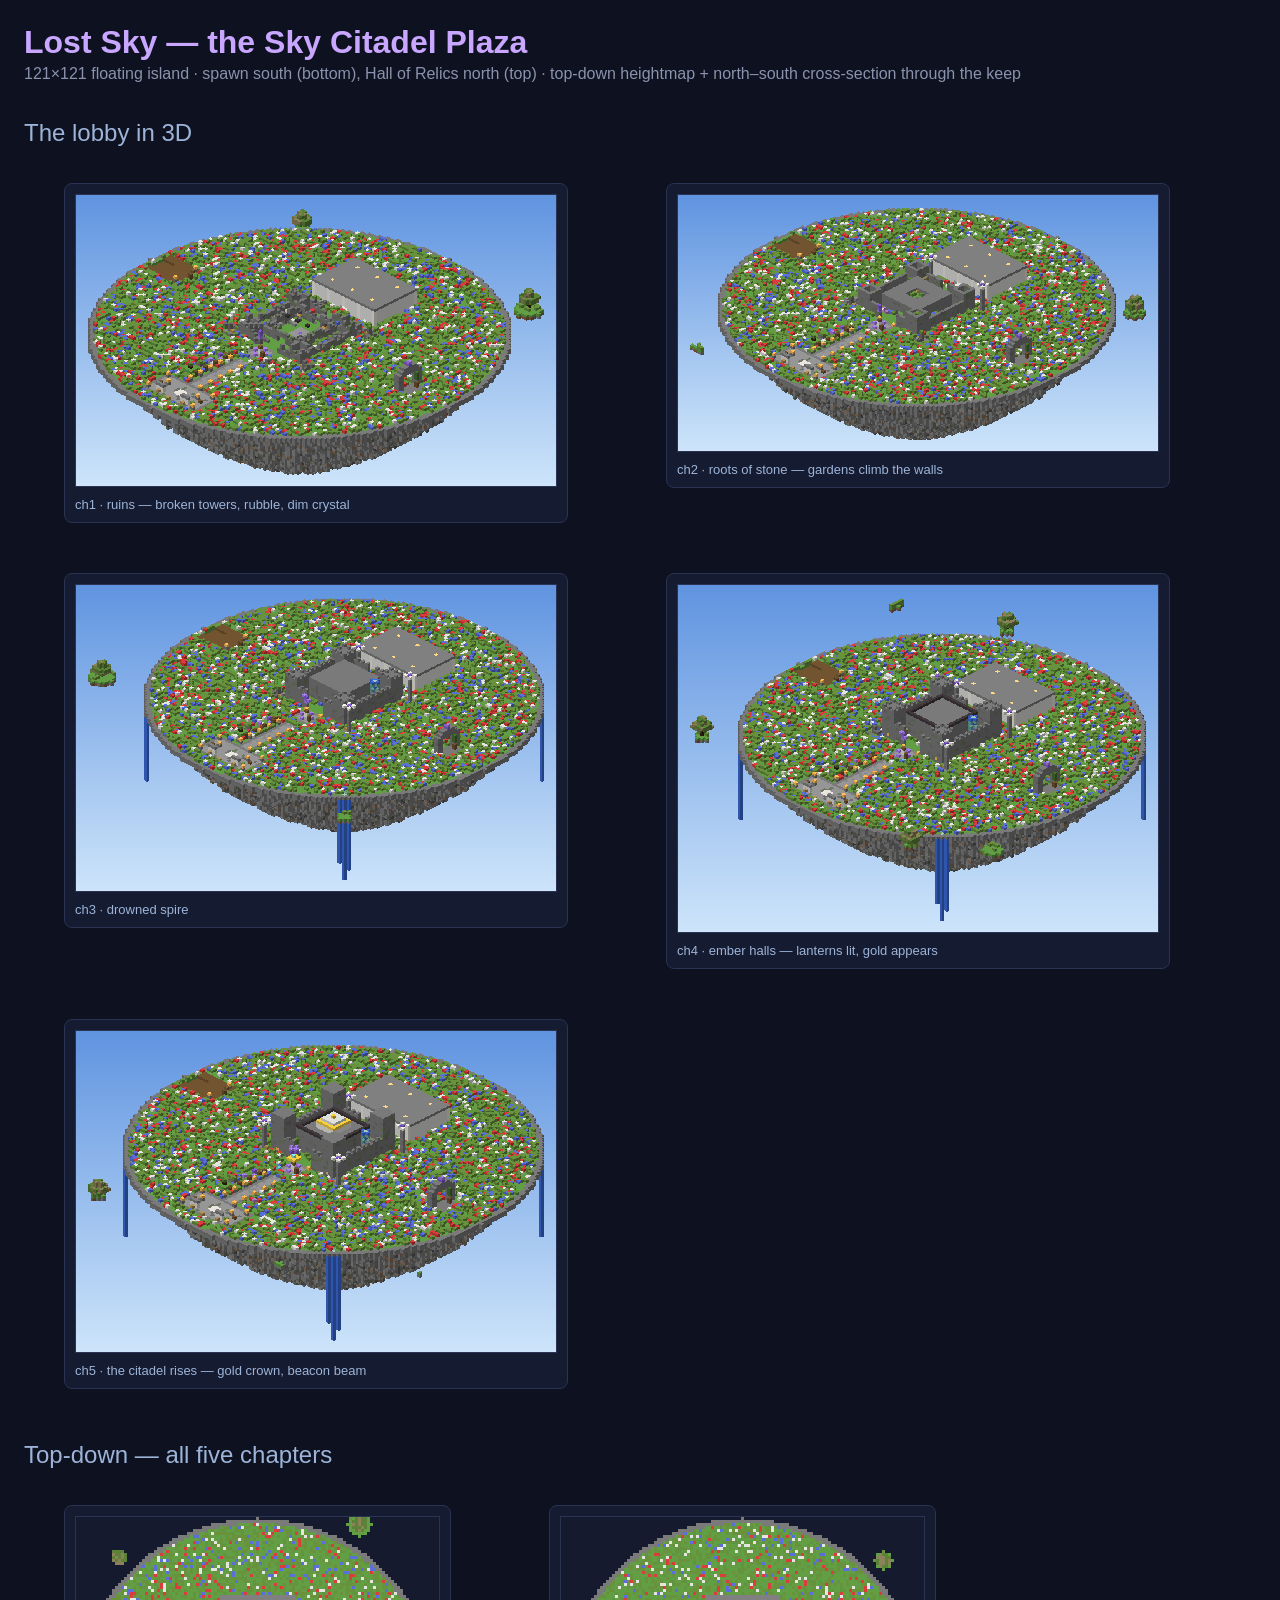
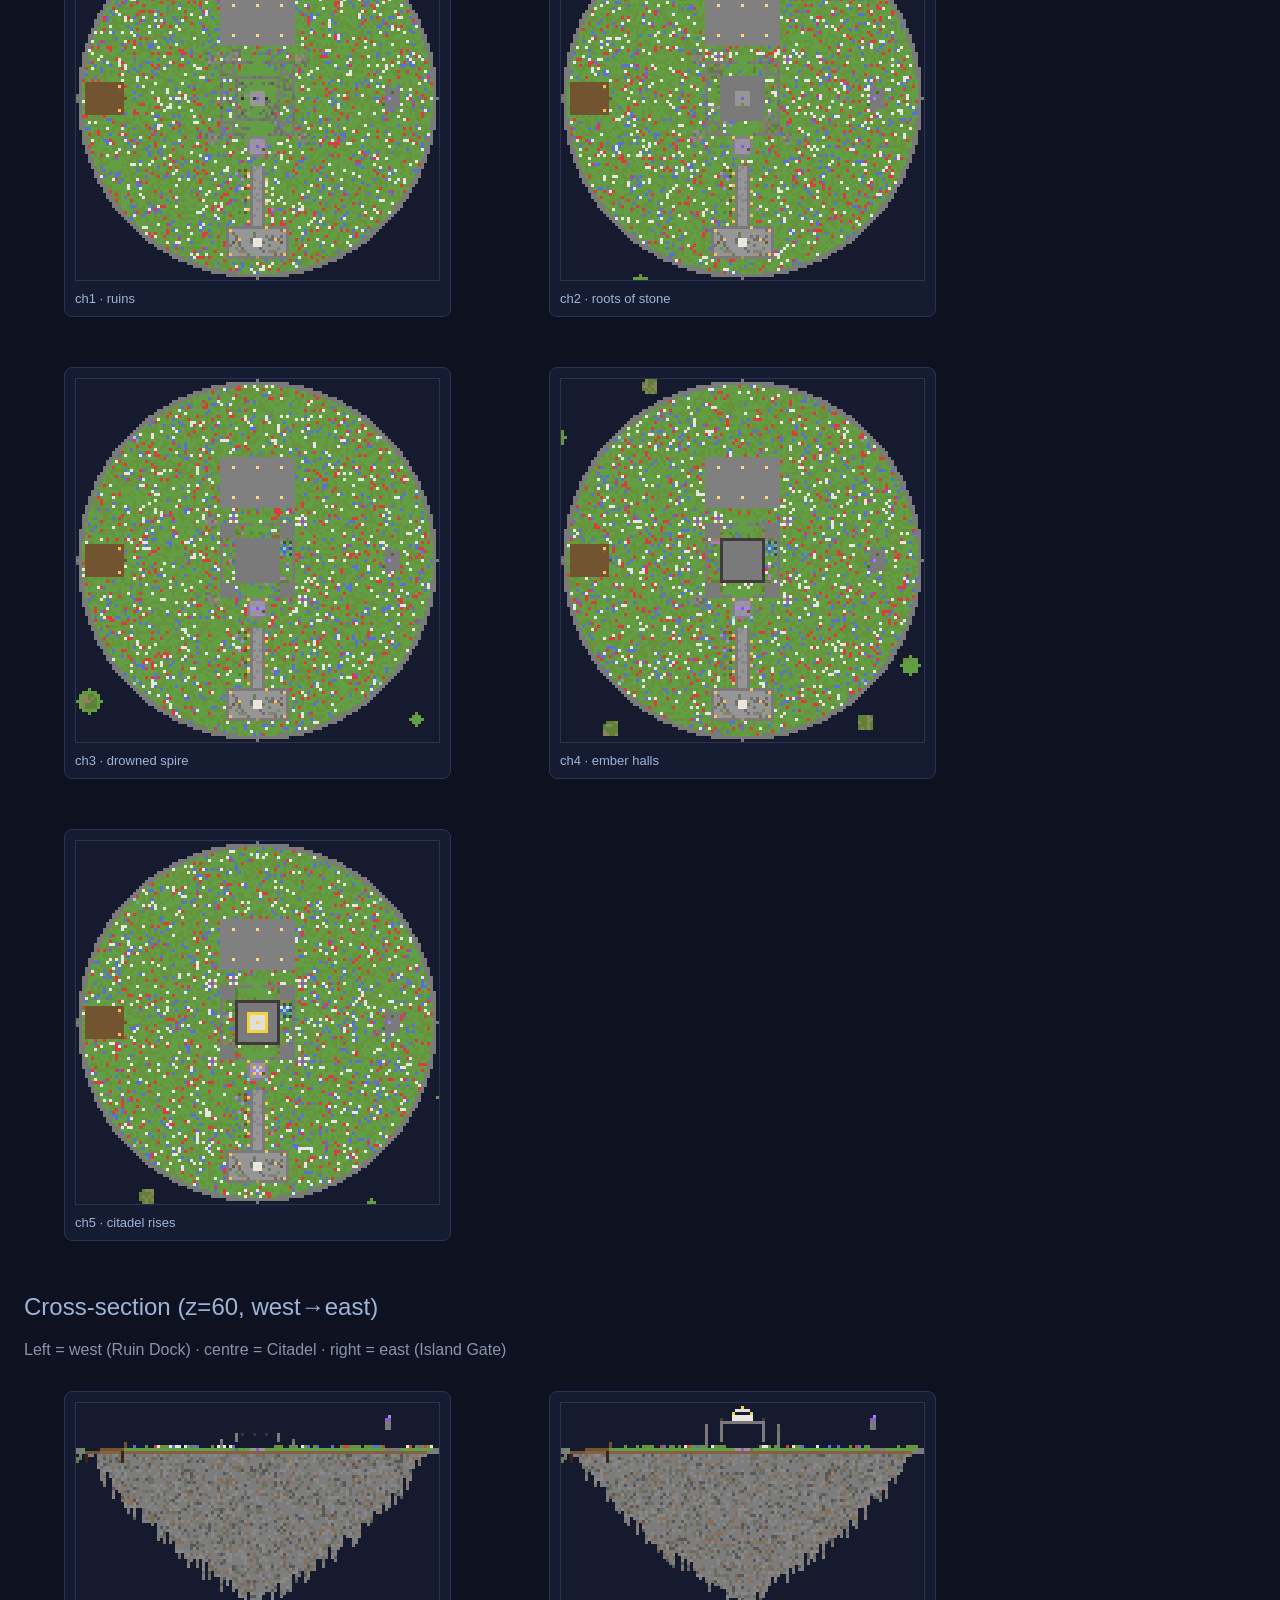
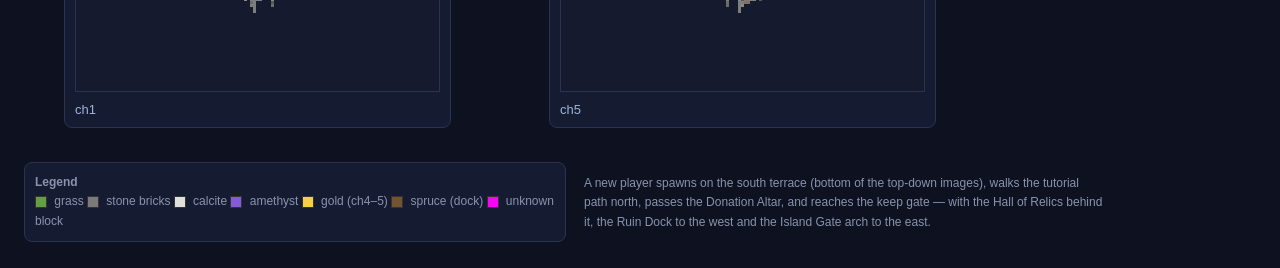
<file: lobby/preview/index.html>
<!doctype html>
<html>
<head>
<meta charset="utf-8">
<title>Lost Sky Lobby — Preview</title>
<style>
  body { background:#0d1120; color:#dde3f0; font-family:'Segoe UI',sans-serif; margin:24px; }
  h1 { color:#c9a6ff; font-weight:600; margin:0 0 4px; }
  h2 { color:#9db4d8; margin-top:36px; font-weight:500; }
  p.sub { color:#8a93ad; margin-top:0; }
  img { image-rendering:pixelated; border:1px solid #2a3352; max-width:100%; }
  .row { display:flex; flex-wrap:wrap; gap:18px; align-items:flex-start; }
  .card { background:#151b30; border:1px solid #2a3352; border-radius:8px; padding:10px; }
  .card figcaption { font-size:13px; color:#9db4d8; margin-top:6px; }
  .legend { font-size:12px; color:#8a93ad; line-height:1.6; max-width:520px; }
  .legend .sw { display:inline-block; width:10px; height:10px; margin-right:4px; border:1px solid #333; vertical-align:middle; }
</style>
</head>
<body>
<h1>Lost Sky — the Sky Citadel Plaza</h1>
<p class="sub">121×121 floating island · spawn south (bottom), Hall of Relics north (top) · top-down heightmap + north–south cross-section through the keep</p>

<h2>The lobby in 3D</h2>
<div class="row">
  <figure class="card"><img src="iso_ch1.png" width="480"><figcaption>ch1 · ruins — broken towers, rubble, dim crystal</figcaption></figure>
  <figure class="card"><img src="iso_ch2.png" width="480"><figcaption>ch2 · roots of stone — gardens climb the walls</figcaption></figure>
</div>
<div class="row" style="margin-top:18px">
  <figure class="card"><img src="iso_ch3.png" width="480"><figcaption>ch3 · drowned spire</figcaption></figure>
  <figure class="card"><img src="iso_ch4.png" width="480"><figcaption>ch4 · ember halls — lanterns lit, gold appears</figcaption></figure>
  <figure class="card"><img src="iso_ch5.png" width="480"><figcaption>ch5 · the citadel rises — gold crown, beacon beam</figcaption></figure>
</div>

<h2>Top-down — all five chapters</h2>
<div class="row">
  <figure class="card"><img src="top_ch1.png" width="363"><figcaption>ch1 · ruins</figcaption></figure>
  <figure class="card"><img src="top_ch2.png" width="363"><figcaption>ch2 · roots of stone</figcaption></figure>
  <figure class="card"><img src="top_ch3.png" width="363"><figcaption>ch3 · drowned spire</figcaption></figure>
  <figure class="card"><img src="top_ch4.png" width="363"><figcaption>ch4 · ember halls</figcaption></figure>
  <figure class="card"><img src="top_ch5.png" width="363"><figcaption>ch5 · citadel rises</figcaption></figure>
</div>

<h2>Cross-section (z=60, west→east)</h2>
<p class="sub">Left = west (Ruin Dock) · centre = Citadel · right = east (Island Gate)</p>
<div class="row">
  <figure class="card"><img src="cross_ch1.png" width="363"><figcaption>ch1</figcaption></figure>
  <figure class="card"><img src="cross_ch5.png" width="363"><figcaption>ch5</figcaption></figure>
  <div class="legend card">
    <b>Legend</b><br>
    <span class="sw" style="background:#629e44"></span> grass
    <span class="sw" style="background:#7a7a7a"></span> stone bricks
    <span class="sw" style="background:#dfdfdc"></span> calcite
    <span class="sw" style="background:#855bd6"></span> amethyst
    <span class="sw" style="background:#f6d03d"></span> gold (ch4–5)
    <span class="sw" style="background:#725430"></span> spruce (dock)
    <span class="sw" style="background:#ff00ff"></span> unknown block
  </div>
  <p class="legend">A new player spawns on the south terrace (bottom of the top-down images), walks the tutorial path north, passes the Donation Altar, and reaches the keep gate — with the Hall of Relics behind it, the Ruin Dock to the west and the Island Gate arch to the east.</p>
</div>

</body>
</html>
</file>
<file: website/assets/site.css>
/* Lost Sky website styles.
   Content must match docs/CONCEPT.md and docs/COMMANDS.md.
   Colours are tokens; change them here only. */

:root {
  color-scheme: light;
  --sky: #E8EEF4;
  --sky-deep: #CCDAE8;
  --panel: #F7F9FB;
  --panel-2: #EEF2F7;
  --ink: #17212C;
  --ink-soft: #435263;
  --line: #B4C3D2;
  --accent: #5B3FA8;          /* amethyst: links, focus, primary button */
  --accent-ink: #FFFFFF;      /* text on --accent */
  --gold: #7A560A;            /* crown fragment, final chapter */
  --stone: #636C66;
  --stone-lt: #A9B0AA;
  --grass: #4F7F2E;
  --dirt: #6F5236;
  --cloud: #FFFFFF;
  --crystal: #8C6BE0;
  --ok-bg: #DCEFD3;   --ok-ink: #24501A;
  --plan-bg: #DDE3F7; --plan-ink: #273D86;
  --draft-bg: #F7E7C4; --draft-ink: #6A4700;
  --wait-bg: #E6E8EC; --wait-ink: #3A4350;
  --no: #A2381F;
  --z-market: #5E8F2C; --z-shop: #1F8A9A; --z-quest: #7A3FC0; --z-topup: #C9951F; --z-city: #8CC7B5;
  --r-sky: #0B7282; --r-aurora: #6B3FC0; --r-nova: #8A6206;   /* supporter rank colours (text-safe) */
  --display: "Taviraj", "Noto Serif Thai", "Leelawadee UI", Georgia, serif;
  --body: "IBM Plex Sans Thai Looped", "Noto Sans Thai Looped", "Noto Sans Thai", "Leelawadee UI", Tahoma, system-ui, sans-serif;
  --mono: "IBM Plex Mono", ui-monospace, Menlo, Consolas, monospace;
  --radius: 6px;
}
@media (prefers-color-scheme: dark) {
  :root:not([data-theme="light"]) {
    color-scheme: dark;
    --sky: #0D1220; --sky-deep: #172039; --panel: #141B2D; --panel-2: #1A2338;
    --ink: #E6E9F2; --ink-soft: #AAB3C7; --line: #2E3957;
    --accent: #B9A4F5; --accent-ink: #160E2E;
    --gold: #E5BC62; --stone: #8C938E; --stone-lt: #5E6560;
    --grass: #6FA348; --dirt: #8B6847; --cloud: #2A3553; --crystal: #C3AEFF;
    --ok-bg: #1E3A1B;   --ok-ink: #B6E3A6;
    --plan-bg: #1F2A55; --plan-ink: #C4CFFA;
    --draft-bg: #45340F; --draft-ink: #F4D793;
    --wait-bg: #2A3040; --wait-ink: #CDD3DF;
    --no: #F09A83;
    --r-sky: #5FD0E0; --r-aurora: #C3A6FF; --r-nova: #E8C267;
  }
}
:root[data-theme="dark"] {
  color-scheme: dark;
  --sky: #0D1220; --sky-deep: #172039; --panel: #141B2D; --panel-2: #1A2338;
  --ink: #E6E9F2; --ink-soft: #AAB3C7; --line: #2E3957;
  --accent: #B9A4F5; --accent-ink: #160E2E;
  --gold: #E5BC62; --stone: #8C938E; --stone-lt: #5E6560;
  --grass: #6FA348; --dirt: #8B6847; --cloud: #2A3553; --crystal: #C3AEFF;
  --ok-bg: #1E3A1B;   --ok-ink: #B6E3A6;
  --plan-bg: #1F2A55; --plan-ink: #C4CFFA;
  --draft-bg: #45340F; --draft-ink: #F4D793;
  --wait-bg: #2A3040; --wait-ink: #CDD3DF;
  --no: #F09A83;
  --r-sky: #5FD0E0; --r-aurora: #C3A6FF; --r-nova: #E8C267;
}

/* ---------- Base ---------- */
* { box-sizing: border-box; }
[hidden] { display: none !important; }
html { scroll-behavior: smooth; scroll-padding-top: 72px; -webkit-text-size-adjust: 100%; }
body {
  margin: 0;
  background: var(--sky);
  color: var(--ink);
  font: 400 1.0625rem/1.75 var(--body);
}
img, svg { max-width: 100%; }
.wrap { width: 100%; max-width: 1040px; margin-inline: auto; padding-inline: 20px; }
h1, h2, h3 { font-family: var(--display); font-weight: 600; line-height: 1.3; margin: 0; text-wrap: balance; }
h2 { font-size: clamp(1.6rem, 4.2vw, 2.2rem); }
h3 { font-size: 1.2rem; }
p { margin: 0; max-width: 62ch; }
a { color: var(--accent); text-underline-offset: 3px; }
code, kbd, .mono { font-family: var(--mono); font-size: 0.92em; }
:focus-visible { outline: 3px solid var(--accent); outline-offset: 3px; border-radius: 2px; }
.sr-only { position: absolute; width: 1px; height: 1px; padding: 0; margin: -1px; overflow: hidden; clip: rect(0 0 0 0); white-space: nowrap; border: 0; }

.skip {
  position: absolute; left: 12px; top: -60px; z-index: 50;
  background: var(--accent); color: var(--accent-ink); padding: 10px 14px; border-radius: var(--radius);
  font-weight: 700; text-decoration: none;
}
.skip:focus { top: calc(env(safe-area-inset-top, 0px) + 10px); }

.eyebrow {
  font-family: var(--body); font-size: 0.9rem; font-weight: 700; letter-spacing: 0.02em;
  color: var(--accent);
}
.lede { font-size: 1.15rem; color: var(--ink-soft); }
.muted { color: var(--ink-soft); }

/* ---------- Badges (status) ---------- */
.badge {
  display: inline-flex; align-items: center; gap: 6px;
  font-size: 0.8rem; font-weight: 700; line-height: 1.2;
  padding: 4px 9px; border-radius: 999px; white-space: nowrap;
  justify-self: start; width: fit-content; max-width: 100%;
}
.badge::before { content: ""; width: 7px; height: 7px; border-radius: 50%; background: currentColor; }
.b-ok { background: var(--ok-bg); color: var(--ok-ink); }
.b-plan { background: var(--plan-bg); color: var(--plan-ink); }
.b-draft { background: var(--draft-bg); color: var(--draft-ink); }
.b-wait { background: var(--wait-bg); color: var(--wait-ink); }

/* ---------- Buttons ---------- */
.btn {
  display: inline-flex; align-items: center; justify-content: center; gap: 8px;
  min-height: 44px; padding: 10px 18px; border-radius: var(--radius);
  font: 700 1rem/1.2 var(--body); text-decoration: none; cursor: pointer;
  border: 2px solid var(--accent);
}
.btn-primary { background: var(--accent); color: var(--accent-ink); }
.btn-ghost { background: transparent; color: var(--accent); }
.btn:hover { filter: brightness(1.08); }

/* ---------- Header / nav ---------- */
.site-header {
  position: sticky; top: env(safe-area-inset-top, 0px); z-index: 20;
  background: color-mix(in srgb, var(--sky) 92%, transparent);
  -webkit-backdrop-filter: blur(8px); backdrop-filter: blur(8px);
  border-bottom: 1px solid var(--line);
}
.nav { display: flex; align-items: center; gap: 16px; min-height: 60px; }
.brand {
  display: inline-flex; align-items: center; gap: 10px;
  font-family: var(--display); font-weight: 600; font-size: 1.25rem; color: var(--ink); text-decoration: none;
}
.brand svg { width: 28px; height: 28px; flex: none; }
.nav-toggle {
  display: none; margin-left: auto; min-height: 44px; min-width: 44px; padding: 8px 12px;
  background: var(--panel); color: var(--ink); border: 1px solid var(--line); border-radius: var(--radius);
  font: 700 0.95rem/1 var(--body); cursor: pointer;
}
.brand { flex: none; }
/* Wraps to a second row instead of clipping if the links ever don't fit
   (larger default font, wider web font, browser zoom). */
.nav-links { display: flex; flex-wrap: wrap; justify-content: flex-end; gap: 2px 4px; min-width: 0; margin: 0 0 0 auto; padding: 0; list-style: none; }
.nav-links a {
  display: block; padding: 8px 10px; border-radius: var(--radius);
  color: var(--ink-soft); font-weight: 700; font-size: 0.95rem; text-decoration: none; white-space: nowrap;
}
.nav-links a:hover { color: var(--ink); background: var(--panel-2); }
.nav-links a[aria-current="true"] { color: var(--accent); background: var(--panel-2); }

@media (max-width: 72em) {
  .js .nav-toggle { display: inline-flex; align-items: center; gap: 8px; }
  .nav { flex-wrap: wrap; }
  .js .nav-links {
    display: none; flex-direction: column; width: 100%; margin: 0; padding-bottom: 12px;
  }
  .js .nav-links.open { display: flex; }
  .nav-links a { padding: 12px 10px; font-size: 1rem; }
  /* Without JS: links wrap under the brand. */
  html:not(.js) .nav-links { flex-wrap: wrap; margin: 0; padding-bottom: 8px; }
}

/* ---------- Hero ---------- */
.hero { background: linear-gradient(180deg, var(--sky-deep), var(--sky)); overflow: hidden; }
.hero-grid {
  display: grid; grid-template-columns: minmax(0, 1.05fr) minmax(0, 1fr);
  align-items: center; gap: 32px; padding-block: 56px 48px;
}
.hero-copy { display: grid; gap: 18px; align-content: start; }
.hero h1 { font-size: clamp(2.8rem, 9vw, 4.8rem); letter-spacing: 0.01em; line-height: 1.1; }
.hero h1 span { color: var(--accent); }
.hero-actions { display: flex; flex-wrap: wrap; gap: 12px; }
.address {
  display: grid; gap: 6px; padding: 14px 16px; border-radius: var(--radius);
  background: var(--panel); border: 1px dashed var(--line); max-width: 460px;
}
.address-row { display: flex; flex-wrap: wrap; align-items: center; gap: 8px 12px; }
.address strong { font-size: 1rem; }
.address small { color: var(--ink-soft); font-size: 0.9rem; line-height: 1.5; }

.sky-art { width: 100%; height: auto; display: block; }
.sky-art .grass { fill: var(--grass); }
.sky-art .dirt { fill: var(--dirt); }
.sky-art .stone { fill: var(--stone); }
.sky-art .stone-lt { fill: var(--stone-lt); }
.sky-art .cloud { fill: var(--cloud); opacity: 0.85; }
.sky-art .crystal { fill: var(--crystal); }
.sky-art .glow { fill: var(--crystal); opacity: 0.25; }
.sky-art .ruin { fill: var(--stone-lt); }
.sky-art .banner { fill: var(--gold); }
.float { animation: bob 7s ease-in-out infinite; transform-box: fill-box; }
.float.d1 { animation-duration: 9s; animation-delay: -2s; }
.float.d2 { animation-duration: 11s; animation-delay: -5s; }
.drift { animation: drift 40s linear infinite; }
.drift.d2 { animation-duration: 55s; animation-delay: -20s; }
.pulse { animation: pulse 4s ease-in-out infinite; transform-box: fill-box; transform-origin: center; }
@keyframes bob { 0%, 100% { transform: translateY(0); } 50% { transform: translateY(-8px); } }
@keyframes drift { from { transform: translateX(-30px); } to { transform: translateX(30px); } }
@keyframes pulse { 0%, 100% { opacity: 0.2; } 50% { opacity: 0.45; } }

@media (max-width: 760px) {
  .hero-grid { grid-template-columns: 1fr; padding-block: 36px 32px; gap: 20px; }
  .hero-art { max-width: 340px; margin-inline: auto; width: 100%; }
}

/* ---------- Sections ---------- */
section { padding-block: 64px; }
section + section { border-top: 1px solid var(--line); }
.sec-head { display: grid; gap: 10px; margin-bottom: 28px; }

/* Status */
.status-grid { display: grid; grid-template-columns: repeat(auto-fit, minmax(280px, 1fr)); gap: 20px; }
.status-card { background: var(--panel); border: 1px solid var(--line); border-radius: var(--radius); padding: 20px; display: grid; gap: 12px; align-content: start; }
.status-card ul { margin: 0; padding: 0; list-style: none; display: grid; gap: 10px; }
.status-card li { display: block; }
.status-card li > .badge { display: flex; margin-bottom: 4px; }
.legend { display: flex; flex-wrap: wrap; gap: 8px 16px; align-items: center; margin-top: 20px; font-size: 0.92rem; color: var(--ink-soft); }
.legend span { display: inline-flex; align-items: center; gap: 8px; }

/* Loop */
.loop { display: grid; grid-template-columns: repeat(auto-fit, minmax(230px, 1fr)); gap: 28px; }
.loop-item { display: grid; gap: 8px; align-content: start; }
.loop-item code { color: var(--accent); font-weight: 600; }

/* Start */
.start-grid { display: grid; grid-template-columns: minmax(0, 1.2fr) minmax(0, 1fr); gap: 32px; align-items: start; }
@media (max-width: 760px) { .start-grid { grid-template-columns: 1fr; } }
.steps { list-style: none; margin: 0; padding: 0; counter-reset: step; display: grid; }
.steps li {
  counter-increment: step; display: grid; grid-template-columns: 44px minmax(0, 1fr); column-gap: 12px;
  padding-block: 14px; border-bottom: 1px solid var(--line);
}
.steps li::before {
  content: counter(step); grid-row: 1 / span 2; font-family: var(--display); font-size: 1.7rem;
  line-height: 1.2; color: var(--accent);
}
.steps strong { font-weight: 700; }
.steps span { color: var(--ink-soft); font-size: 0.97rem; }
.facts { background: var(--panel); border: 1px solid var(--line); border-radius: var(--radius); padding: 20px; display: grid; gap: 12px; }
.facts dl { margin: 0; display: grid; grid-template-columns: max-content minmax(0, 1fr); }
.facts dt, .facts dd { margin: 0; padding-block: 10px; border-top: 1px dashed var(--line); }
.facts dt { font-weight: 700; padding-right: 16px; color: var(--ink-soft); }
.facts .ok { color: var(--ok-ink); font-weight: 700; }
.facts .no { color: var(--no); font-weight: 700; }
@media (max-width: 420px) {
  .facts dl { grid-template-columns: 1fr; }
  .facts dd { border-top: 0; padding-top: 0; }
}

/* Chapters (tabs) */
.lore { display: grid; gap: 12px; margin-bottom: 28px; }
.chapters { display: grid; grid-template-columns: 240px minmax(0, 1fr); gap: 24px; align-items: start; }
.tablist { display: grid; gap: 6px; }
.tab {
  position: relative; display: grid; grid-template-columns: 36px minmax(0, 1fr); gap: 10px; align-items: center; text-align: left;
  width: 100%; min-height: 52px; padding: 8px 12px; border-radius: var(--radius); cursor: pointer;
  background: transparent; color: var(--ink); border: 1px solid var(--line); font: inherit;
}
.tab .num { font-family: var(--display); font-size: 1.5rem; color: var(--stone); line-height: 1; }
.tab .tname { font-weight: 700; line-height: 1.35; }
.tab[aria-selected="true"] { background: var(--panel); border-color: var(--accent); box-shadow: inset 4px 0 0 var(--accent); }
.tab[aria-selected="true"] .num { color: var(--accent); }
.tab:hover { background: var(--panel-2); }
.panel { background: var(--panel); border: 1px solid var(--line); border-radius: var(--radius); padding: 24px; display: grid; gap: 14px; }
.js .panel[hidden] { display: none; }
.panel h3, .panel h4 { font-family: var(--display); font-size: 1.45rem; font-weight: 600; margin: 0; line-height: 1.3; }
.en { font-family: var(--mono); font-size: 0.82rem; color: var(--ink-soft); }
.panel ul { margin: 0; padding-left: 1.2em; display: grid; gap: 4px; }
.goal { display: flex; flex-wrap: wrap; gap: 8px 16px; align-items: baseline; }
.goal b { font-family: var(--mono); font-size: 1.3rem; font-variant-numeric: tabular-nums; }
.panel.final h3, .panel.final h4 { color: var(--gold); }
/* No JS: show every panel stacked, hide the tab buttons. */
html:not(.js) .tablist { display: none; }
html:not(.js) .chapters { grid-template-columns: 1fr; }
html:not(.js) .panels { display: grid; gap: 16px; }
@media (max-width: 760px) {
  /* Stacked list with names on phones too: numbers alone are hard to read. */
  .chapters { grid-template-columns: 1fr; gap: 16px; }
  .tablist { grid-template-columns: 1fr 1fr; }
  .tab { min-height: 48px; }
  .tab:last-child { grid-column: 1 / -1; }
}

.season-note { margin-top: 20px; color: var(--ink-soft); }

/* Relics */
.relics { display: grid; grid-template-columns: repeat(auto-fit, minmax(220px, 1fr)); gap: 16px; }
.relic {
  background: var(--panel); border: 1px solid var(--line); border-radius: var(--radius); padding: 18px;
  display: grid; grid-template-columns: 48px minmax(0, 1fr); gap: 4px 14px; align-content: start;
}
.relic svg { grid-row: 1 / span 2; width: 48px; height: 48px; shape-rendering: crispEdges; }
.relic h3 { font-size: 1.1rem; }
.relic .pts { display: grid; font-family: var(--mono); font-size: 0.85rem; color: var(--ink-soft); line-height: 1.5; }
.relic .pts b { font-family: var(--body); font-size: 0.95rem; color: var(--ink); }
.relic p { grid-column: 1 / -1; margin-top: 8px; color: var(--ink-soft); font-size: 0.95rem; }
.px-a { fill: var(--crystal); } .px-A { fill: #EDE4FF; }
.px-s { fill: var(--stone); } .px-S { fill: var(--stone-lt); }
.px-c { fill: #2F8F9D; } .px-C { fill: #A7E6EC; }
.px-g { fill: #C9951F; } .px-G { fill: #FFF0BF; }
.relic-note { margin-top: 20px; padding: 14px 16px; border-left: 4px solid var(--accent); background: var(--panel-2); border-radius: 0 var(--radius) var(--radius) 0; }
.titles { margin-top: 36px; display: grid; gap: 12px; }
.title-list { list-style: none; margin: 0; padding: 0; max-width: 560px; }
.title-list li { display: flex; justify-content: space-between; gap: 16px; padding-block: 10px; border-bottom: 1px dashed var(--line); }
.title-list .pts { font-family: var(--mono); color: var(--ink-soft); font-variant-numeric: tabular-nums; white-space: nowrap; }

/* Rules */
.rules { list-style: none; margin: 0; padding: 0; display: grid; grid-template-columns: repeat(auto-fit, minmax(260px, 1fr)); gap: 4px 32px; }
.rules li { padding-block: 12px; border-bottom: 1px solid var(--line); display: grid; gap: 2px; }
.rules b { font-weight: 700; }
.rules span { color: var(--ink-soft); font-size: 0.97rem; }

/* Commands */
.filters { display: flex; flex-wrap: wrap; gap: 8px; margin-bottom: 16px; }
.chip {
  min-height: 40px; padding: 6px 14px; border-radius: 999px; cursor: pointer;
  background: var(--panel); color: var(--ink); border: 1px solid var(--line); font: 700 0.95rem/1.2 var(--body);
}
.chip[aria-pressed="true"] { background: var(--accent); color: var(--accent-ink); border-color: var(--accent); }
.cmd-list { list-style: none; margin: 0; padding: 0; display: grid; }
.cmd {
  display: grid; grid-template-columns: minmax(0, 15rem) minmax(0, 1fr) auto; gap: 8px 16px; align-items: center;
  padding-block: 12px; border-bottom: 1px solid var(--line);
}
.cmd[hidden] { display: none; }
.cmd code { font-weight: 600; color: var(--accent); overflow-wrap: anywhere; }
.cmd .desc { display: grid; gap: 4px; justify-items: start; }
.copy {
  min-height: 40px; min-width: 72px; padding: 6px 12px; border-radius: var(--radius); cursor: pointer;
  background: transparent; color: var(--accent); border: 1px solid var(--accent); font: 700 0.9rem/1 var(--body);
}
.copy:hover { background: var(--panel-2); }
html:not(.js) .copy, html:not(.js) .filters { display: none; }
@media (max-width: 640px) {
  .cmd { grid-template-columns: minmax(0, 1fr) auto; }
  .cmd .desc { grid-column: 1 / -1; grid-row: 2; }
}

/* FAQ */
.faq { display: grid; gap: 10px; max-width: 760px; }
.faq details { background: var(--panel); border: 1px solid var(--line); border-radius: var(--radius); }
.faq summary {
  cursor: pointer; list-style: none; padding: 14px 44px 14px 16px; font-weight: 700; position: relative; min-height: 44px;
}
.faq summary::-webkit-details-marker { display: none; }
.faq summary::after {
  content: "+"; position: absolute; right: 16px; top: 50%; transform: translateY(-50%);
  font-family: var(--mono); font-size: 1.3rem; color: var(--accent);
}
.faq details[open] summary::after { content: "−"; }
.faq details > div { padding: 0 16px 16px; color: var(--ink-soft); display: grid; gap: 8px; }

/* Footer */
.site-footer { border-top: 1px solid var(--line); padding-block: 32px; color: var(--ink-soft); font-size: 0.93rem; }
.site-footer .wrap { display: grid; gap: 8px; }

/* Toast for copy feedback */
.toast {
  position: fixed; left: 50%; bottom: calc(env(safe-area-inset-bottom, 0px) + 20px); transform: translateX(-50%);
  background: var(--ink); color: var(--sky); padding: 10px 16px; border-radius: var(--radius);
  font-weight: 700; max-width: calc(100% - 32px); z-index: 40;
}


/* ---------- Hub ---------- */
.small { font-size: 0.92rem; }
.sec-head.sub { margin: 48px 0 20px; }
.h-sub { font-size: clamp(1.3rem, 3vw, 1.6rem); }
.hub-layout { display: grid; grid-template-columns: minmax(0, 1.35fr) minmax(0, 1fr); gap: 28px; align-items: start; }
@media (max-width: 860px) { .hub-layout { grid-template-columns: 1fr; } }
.hub-map { margin: 0; display: grid; gap: 8px; }
.hub-map img, .shot img { display: block; width: 100%; height: auto; border-radius: var(--radius); border: 1px solid var(--line); background: #8FB4E6; }
.hub-map figcaption, .shot figcaption { color: var(--ink-soft); font-size: 0.92rem; }
.zones { display: grid; gap: 8px; align-content: start; }
.zone-link {
  display: grid; grid-template-columns: 14px max-content minmax(0, 1fr); gap: 4px 12px; align-items: center;
  min-height: 48px; padding: 10px 14px; border-radius: var(--radius);
  background: var(--panel); border: 1px solid var(--line); color: var(--ink); text-decoration: none;
}
.zone-link:hover { border-color: var(--accent); }
.zone-link code { color: var(--accent); font-weight: 600; }
.zone-link span { color: var(--ink-soft); font-size: 0.95rem; }
@media (max-width: 420px) {
  .zone-link { grid-template-columns: 14px minmax(0, 1fr); }
  .zone-link span { grid-column: 2; }
}
.sw { width: 14px; height: 14px; border-radius: 3px; display: block; box-shadow: inset 0 0 0 1px rgba(0,0,0,.25); }
.sw-market { background: var(--z-market); } .sw-shop { background: var(--z-shop); } .sw-quest { background: var(--z-quest); }
.sw-topup { background: var(--z-topup); } .sw-city { background: var(--z-city); }
.zones .muted { margin-top: 6px; }

.zone-grid { display: grid; grid-template-columns: repeat(auto-fit, minmax(290px, 1fr)); gap: 20px; margin-top: 32px; }
.zone-card { background: var(--panel); border: 1px solid var(--line); border-radius: var(--radius); padding: 20px; display: grid; gap: 12px; align-content: start; }
.zone-head { display: flex; flex-wrap: wrap; align-items: center; justify-content: space-between; gap: 8px; }
.table-wrap { overflow-x: auto; }
table { width: 100%; border-collapse: collapse; font-size: 0.97rem; }
th, td { text-align: left; padding: 8px 6px; border-bottom: 1px solid var(--line); vertical-align: baseline; }
th { font-size: 0.85rem; color: var(--ink-soft); font-weight: 700; }
td .en { display: block; }
.num { text-align: right; font-family: var(--mono); font-variant-numeric: tabular-nums; white-space: nowrap; }
.quest-list { list-style: none; margin: 0; padding: 0; display: grid; gap: 10px; }
.quest-list li { display: grid; gap: 6px; padding: 12px; border-radius: var(--radius); background: var(--panel-2); }
.quest-list li > div:first-child { display: grid; }
.reward { display: flex; flex-wrap: wrap; gap: 4px 12px; font-weight: 700; }
.reward span:first-child { font-family: var(--mono); color: var(--accent); }

.howto, .plain { margin: 0; padding-left: 1.3em; display: grid; gap: 6px; }
.howto li::marker { color: var(--accent); font-weight: 700; }
.note { margin: 0; padding: 10px 12px; border-left: 4px solid var(--z-topup); background: var(--panel-2); border-radius: 0 var(--radius) var(--radius) 0; font-size: 0.95rem; }
.checklist { list-style: none; margin: 0; padding: 0; display: grid; gap: 8px; }
.checklist li { display: flex; gap: 8px; align-items: baseline; }
.checklist li > .badge { flex: none; }

.garden { margin-top: 32px; background: var(--panel); border: 1px solid var(--line); border-radius: var(--radius); padding: 20px; display: grid; gap: 12px; }

/* ---------- Team ---------- */
.compare { display: grid; grid-template-columns: repeat(auto-fit, minmax(280px, 1fr)); gap: 20px; }
.compare-card { background: var(--panel); border: 1px solid var(--line); border-radius: var(--radius); padding: 20px; display: grid; gap: 10px; align-content: start; }
.compare-card dl { margin: 0; display: grid; grid-template-columns: max-content minmax(0, 1fr); }
.compare-card dt, .compare-card dd { margin: 0; padding-block: 9px; border-top: 1px dashed var(--line); }
.compare-card dt { font-weight: 700; color: var(--ink-soft); padding-right: 14px; }
@media (max-width: 420px) {
  .compare-card dl { grid-template-columns: 1fr; }
  .compare-card dd { border-top: 0; padding-top: 0; }
}

/* ---------- Gallery ---------- */
.gallery { display: grid; grid-template-columns: repeat(auto-fit, minmax(260px, 1fr)); gap: 20px; }
.shot { margin: 0; display: grid; gap: 8px; align-content: start; }
.shot.wide { grid-column: 1 / -1; }
@media (min-width: 861px) { .shot.wide img { max-width: 760px; } }
.shot a { border-radius: var(--radius); }
.shot figcaption b { color: var(--ink); }

/* ---------- Supporter store preview ---------- */
.store-notice { display: grid; gap: 8px; justify-items: start; padding: 14px 16px; border: 2px dashed var(--line); border-radius: var(--radius); background: var(--panel); }
.store-notice p { margin: 0; }
.store-sub { margin: 32px 0 14px; font-size: 1.25rem; }
.rank-grid, .title-grid { list-style: none; margin: 0; padding: 0; display: grid; gap: 16px; }
.rank-grid { grid-template-columns: repeat(auto-fit, minmax(240px, 1fr)); }
.title-grid { grid-template-columns: repeat(auto-fit, minmax(180px, 1fr)); }
.rank-card, .title-card { background: var(--panel); border: 1px solid var(--line); border-radius: var(--radius); padding: 18px; display: grid; gap: 10px; align-content: start; }
.rank-card { border-top: 6px solid var(--rank); }
.rank-sky { --rank: var(--r-sky); } .rank-aurora { --rank: var(--r-aurora); } .rank-nova { --rank: var(--r-nova); }
.rank-top { display: flex; flex-wrap: wrap; align-items: baseline; justify-content: space-between; gap: 4px 10px; }
.rank-name { font-family: var(--mono); font-weight: 700; font-size: 1.5rem; letter-spacing: 0.08em; color: var(--rank); }
.rank-colour { font-size: 0.9rem; color: var(--ink-soft); }
.price { margin: 0; display: flex; flex-wrap: wrap; align-items: baseline; gap: 2px 8px; }
.price-label { flex-basis: 100%; font-size: 0.8rem; font-weight: 700; color: var(--draft-ink); }
.price-num { font-family: var(--mono); font-size: 1.75rem; font-weight: 700; line-height: 1.2; }
.perk-list { margin: 0; padding-left: 1.2em; display: grid; gap: 4px; }
.perk-head { margin: 4px 0 -4px; font-size: 0.85rem; font-weight: 700; color: var(--ink-soft); }
.fx-box { margin-top: 24px; background: var(--panel); border: 1px solid var(--line); border-left: 6px solid var(--r-nova); border-radius: var(--radius); padding: 18px; display: grid; gap: 10px; }
.fx-box p { margin: 0; }
.fx-head { display: flex; flex-wrap: wrap; align-items: center; gap: 8px 12px; }
.fx-head h3 { font-size: 1.15rem; }
.fx-cmds { font-size: 0.95rem; color: var(--ink-soft); }
.fx-cmds code { white-space: nowrap; }
.title-name { font-family: var(--mono); font-weight: 700; font-size: 1.15rem; color: var(--accent); }
.title-th { color: var(--ink-soft); font-size: 0.95rem; margin-top: -8px; }
.store-info { display: grid; grid-template-columns: repeat(auto-fit, minmax(260px, 1fr)); gap: 16px; margin-top: 32px; }
.store-box { background: var(--panel-2); border-radius: var(--radius); padding: 18px; display: grid; gap: 10px; align-content: start; }
.store-box p { margin: 0; }
.store-box h3 { font-size: 1.1rem; }
.topup-list { margin: 24px 0 0; padding-left: 1.2em; display: grid; gap: 6px; color: var(--ink-soft); }

/* ---------- Reduced motion ---------- */
@media (prefers-reduced-motion: reduce) {
  html { scroll-behavior: auto; }
  *, *::before, *::after { animation: none !important; transition: none !important; }
}
</file>
